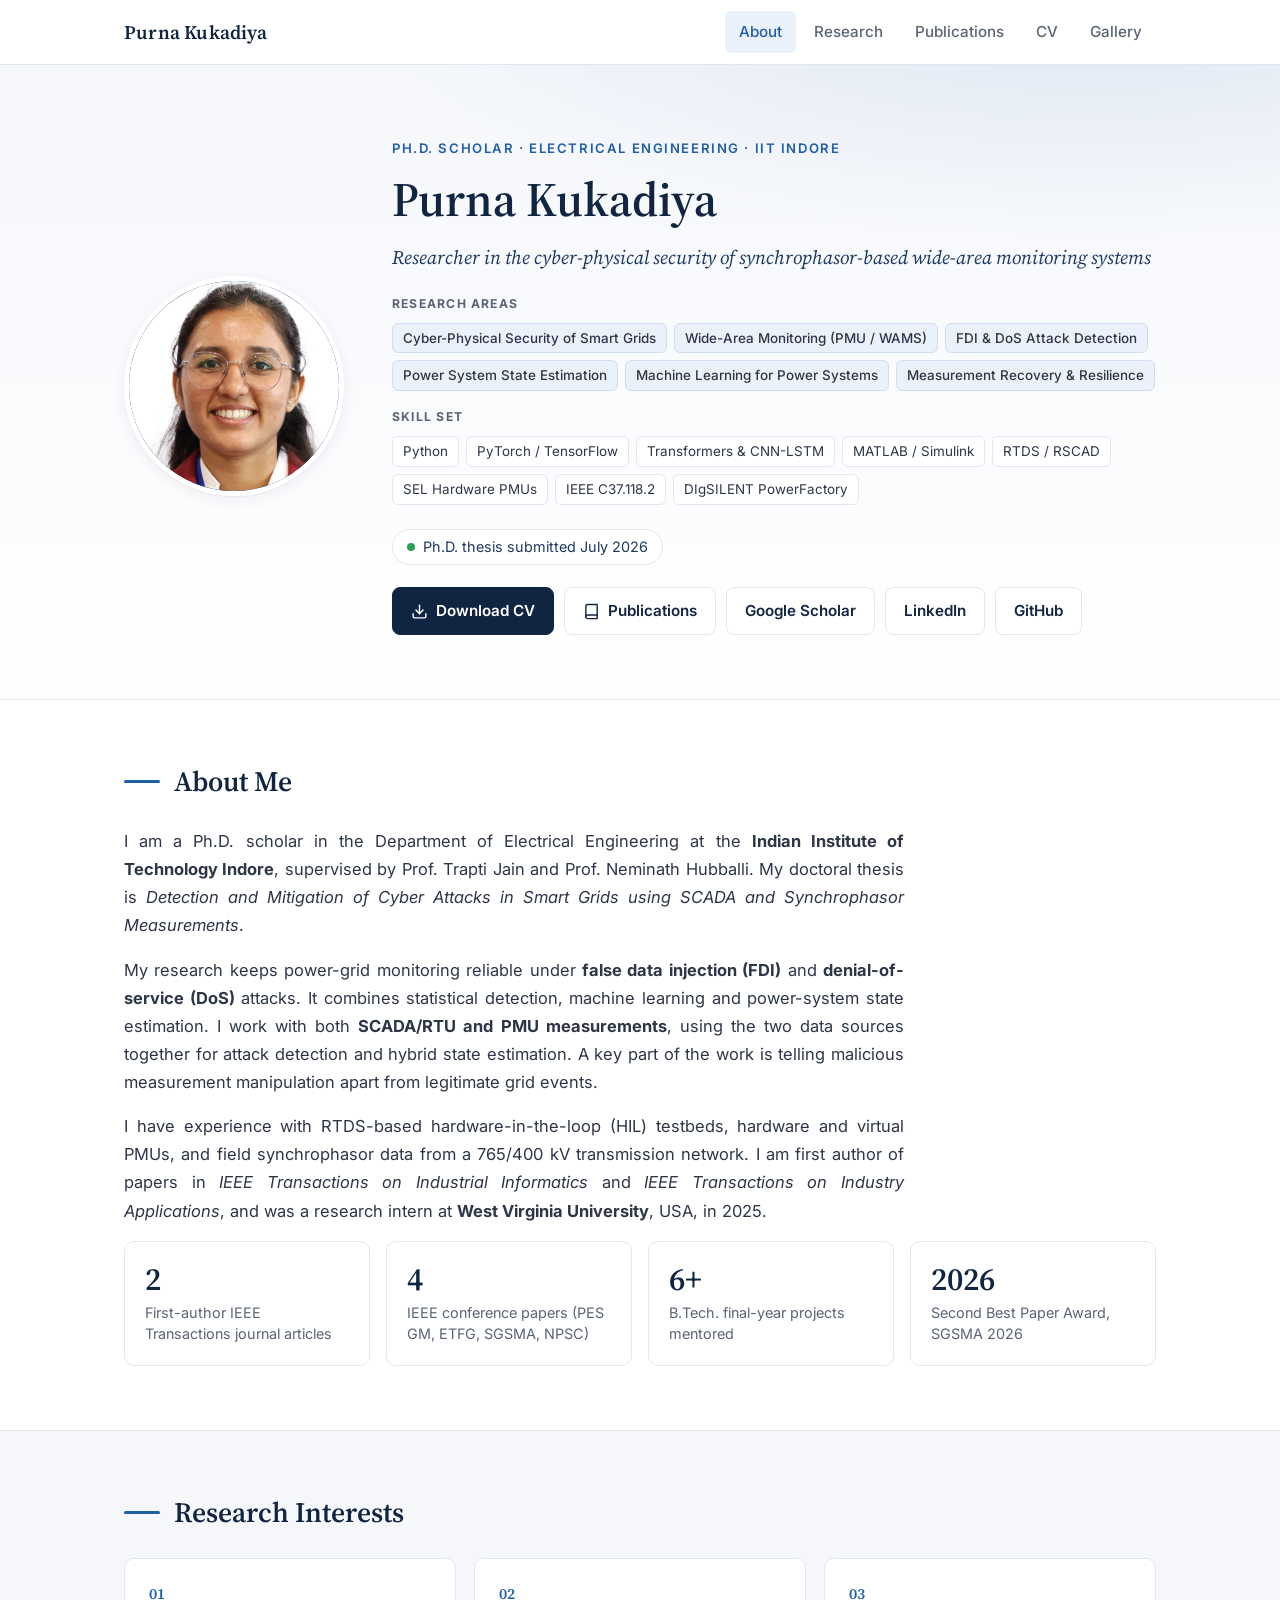
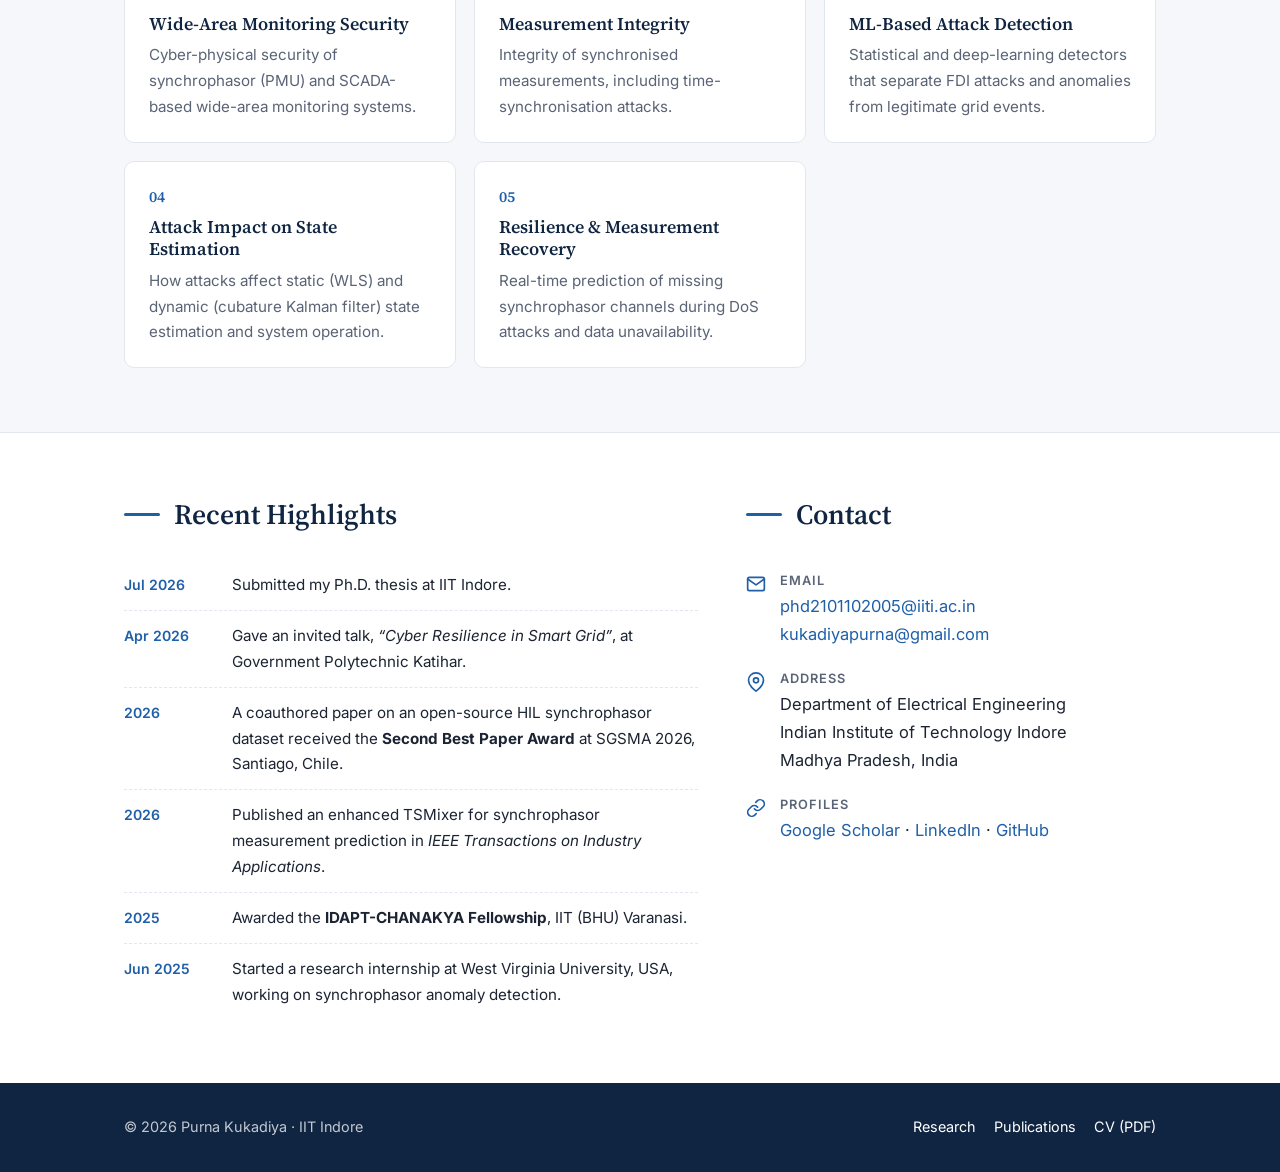
<file: index.html>
<!DOCTYPE html>
<html lang="en">
<head>
  <meta charset="UTF-8">
  <meta name="viewport" content="width=device-width, initial-scale=1.0">
  <title>Purna Kukadiya | Cyber-Physical Security of Wide-Area Monitoring</title>
  <meta name="description" content="Purna Kukadiya, Ph.D. scholar in Electrical Engineering at IIT Indore, researching cyber-physical security of synchrophasor-based wide-area monitoring, FDI/DoS attack detection, and state estimation.">
  <meta name="author" content="Purna Kukadiya">
  <link rel="preconnect" href="https://fonts.googleapis.com">
  <link rel="preconnect" href="https://fonts.gstatic.com" crossorigin>
  <link href="https://fonts.googleapis.com/css2?family=Inter:wght@400;500;600;700&family=Source+Serif+4:wght@400;600&display=swap" rel="stylesheet">
  <link rel="stylesheet" href="style.css">
</head>
<body>

<header class="site-header">
  <div class="container nav-bar">
    <a class="brand" href="index.html">Purna Kukadiya</a>
    <button class="nav-toggle" aria-label="Open menu" aria-expanded="false">&#9776;</button>
    <ul class="nav-links">
      <li><a href="index.html" class="active">About</a></li>
      <li><a href="research.html">Research</a></li>
      <li><a href="publications.html">Publications</a></li>
      <li><a href="cv.html">CV</a></li>
      <li><a href="gallery.html">Gallery</a></li>
    </ul>
  </div>
</header>

<main>

  <!-- ===== Hero ===== -->
  <section class="hero">
    <div class="container hero-grid">
      <div class="avatar">
        PK
        <!-- Add your photo as profile.jpg; it will appear here automatically -->
        <img src="profile.jpg" alt="Portrait of Purna Kukadiya" onerror="this.remove()">
      </div>
      <div>
        <div class="eyebrow">Ph.D. Scholar &middot; Electrical Engineering &middot; IIT Indore</div>
        <h1>Purna Kukadiya</h1>
        <p class="tagline">Researcher in the cyber-physical security of synchrophasor-based wide-area monitoring systems</p>

        <div class="hero-block">
          <div class="hero-label">Research Areas</div>
          <div class="chips">
            <span class="chip chip-accent">Cyber-Physical Security of Smart Grids</span>
            <span class="chip chip-accent">Wide-Area Monitoring (PMU / WAMS)</span>
            <span class="chip chip-accent">FDI &amp; DoS Attack Detection</span>
            <span class="chip chip-accent">Power System State Estimation</span>
            <span class="chip chip-accent">Machine Learning for Power Systems</span>
            <span class="chip chip-accent">Measurement Recovery &amp; Resilience</span>
          </div>
        </div>

        <div class="hero-block">
          <div class="hero-label">Skill Set</div>
          <div class="chips">
            <span class="chip">Python</span>
            <span class="chip">PyTorch / TensorFlow</span>
            <span class="chip">Transformers &amp; CNN-LSTM</span>
            <span class="chip">MATLAB / Simulink</span>
            <span class="chip">RTDS / RSCAD</span>
            <span class="chip">SEL Hardware PMUs</span>
            <span class="chip">IEEE C37.118.2</span>
            <span class="chip">DIgSILENT PowerFactory</span>
          </div>
        </div>
        <div class="status">Ph.D. thesis submitted July 2026</div>
        <div class="btn-row">
          <a class="btn btn-primary" href="Purna_Kukadiya_CV.pdf" target="_blank" rel="noopener">
            <svg viewBox="0 0 24 24" fill="none" stroke="currentColor" stroke-width="2" stroke-linecap="round" stroke-linejoin="round"><path d="M21 15v4a2 2 0 0 1-2 2H5a2 2 0 0 1-2-2v-4"/><polyline points="7 10 12 15 17 10"/><line x1="12" y1="15" x2="12" y2="3"/></svg>
            Download CV
          </a>
          <a class="btn" href="publications.html">
            <svg viewBox="0 0 24 24" fill="none" stroke="currentColor" stroke-width="2" stroke-linecap="round" stroke-linejoin="round"><path d="M4 19.5A2.5 2.5 0 0 1 6.5 17H20"/><path d="M6.5 2H20v20H6.5A2.5 2.5 0 0 1 4 19.5v-15A2.5 2.5 0 0 1 6.5 2z"/></svg>
            Publications
          </a>
          <a class="btn" href="https://scholar.google.com/citations?user=aNaVMEUAAAAJ" target="_blank" rel="noopener">Google Scholar</a>
          <a class="btn" href="https://www.linkedin.com/in/kukadiya-purna/" target="_blank" rel="noopener">LinkedIn</a>
          <a class="btn" href="https://github.com/Purna-Kukadiya" target="_blank" rel="noopener">GitHub</a>
        </div>
      </div>
    </div>
  </section>

  <!-- ===== About ===== -->
  <section class="section">
    <div class="container">
      <h2 class="section-title">About Me</h2>
      <div class="prose">
        <p>
          I am a Ph.D. scholar in the Department of Electrical Engineering at the
          <strong>Indian Institute of Technology Indore</strong>, supervised by Prof. Trapti Jain and
          Prof. Neminath Hubballi. My doctoral thesis is <em>Detection and Mitigation of Cyber Attacks in Smart
          Grids using SCADA and Synchrophasor Measurements</em>.
        </p>
        <p>
          My research keeps power-grid monitoring reliable under <strong>false data injection (FDI)</strong> and
          <strong>denial-of-service (DoS)</strong> attacks. It combines statistical detection, machine learning
          and power-system state estimation. I work with both <strong>SCADA/RTU and PMU measurements</strong>,
          using the two data sources together for attack detection and hybrid state estimation. A key part of the
          work is telling malicious measurement manipulation apart from legitimate grid events.
        </p>
        <p>
          I have experience with RTDS-based hardware-in-the-loop (HIL) testbeds, hardware and virtual PMUs, and
          field synchrophasor data from a 765/400&nbsp;kV transmission network. I am first author of papers in
          <em>IEEE Transactions on Industrial Informatics</em> and <em>IEEE Transactions on Industry
          Applications</em>, and was a research intern at <strong>West Virginia University</strong>, USA, in 2025.
        </p>
      </div>

      <div class="stats">
        <div class="stat"><div class="stat-num">2</div><div class="stat-label">First-author IEEE Transactions journal articles</div></div>
        <div class="stat"><div class="stat-num">4</div><div class="stat-label">IEEE conference papers (PES GM, ETFG, SGSMA, NPSC)</div></div>
        <div class="stat"><div class="stat-num">6+</div><div class="stat-label">B.Tech. final-year projects mentored</div></div>
        <div class="stat"><div class="stat-num">2026</div><div class="stat-label">Second Best Paper Award, SGSMA 2026</div></div>
      </div>
    </div>
  </section>

  <!-- ===== Research interests ===== -->
  <section class="section section-alt">
    <div class="container">
      <h2 class="section-title">Research Interests</h2>
      <div class="card-grid">
        <div class="card">
          <div class="card-num">01</div>
          <h3>Wide-Area Monitoring Security</h3>
          <p>Cyber-physical security of synchrophasor (PMU) and SCADA-based wide-area monitoring systems.</p>
        </div>
        <div class="card">
          <div class="card-num">02</div>
          <h3>Measurement Integrity</h3>
          <p>Integrity of synchronised measurements, including time-synchronisation attacks.</p>
        </div>
        <div class="card">
          <div class="card-num">03</div>
          <h3>ML-Based Attack Detection</h3>
          <p>Statistical and deep-learning detectors that separate FDI attacks and anomalies from legitimate grid events.</p>
        </div>
        <div class="card">
          <div class="card-num">04</div>
          <h3>Attack Impact on State Estimation</h3>
          <p>How attacks affect static (WLS) and dynamic (cubature Kalman filter) state estimation and system operation.</p>
        </div>
        <div class="card">
          <div class="card-num">05</div>
          <h3>Resilience &amp; Measurement Recovery</h3>
          <p>Real-time prediction of missing synchrophasor channels during DoS attacks and data unavailability.</p>
        </div>
      </div>
    </div>
  </section>

  <!-- ===== News + Contact ===== -->
  <section class="section">
    <div class="container split">
      <div>
        <h2 class="section-title">Recent Highlights</h2>
        <ul class="news">
          <li><span class="date">Jul 2026</span><span>Submitted my Ph.D. thesis at IIT Indore.</span></li>
          <li><span class="date">Apr 2026</span><span>Gave an invited talk, <em>&ldquo;Cyber Resilience in Smart Grid&rdquo;</em>, at Government Polytechnic Katihar.</span></li>
          <li><span class="date">2026</span><span>A coauthored paper on an open-source HIL synchrophasor dataset received the <strong>Second Best Paper Award</strong> at SGSMA 2026, Santiago, Chile.</span></li>
          <li><span class="date">2026</span><span>Published an enhanced TSMixer for synchrophasor measurement prediction in <em>IEEE Transactions on Industry Applications</em>.</span></li>
          <li><span class="date">2025</span><span>Awarded the <strong>IDAPT-CHANAKYA Fellowship</strong>, IIT (BHU) Varanasi.</span></li>
          <li><span class="date">Jun 2025</span><span>Started a research internship at West Virginia University, USA, working on synchrophasor anomaly detection.</span></li>
        </ul>
      </div>
      <div>
        <h2 class="section-title">Contact</h2>
        <ul class="contact-list">
          <li>
            <svg viewBox="0 0 24 24" fill="none" stroke="currentColor" stroke-width="2" stroke-linecap="round" stroke-linejoin="round"><path d="M4 4h16c1.1 0 2 .9 2 2v12c0 1.1-.9 2-2 2H4c-1.1 0-2-.9-2-2V6c0-1.1.9-2 2-2z"/><polyline points="22,6 12,13 2,6"/></svg>
            <div>
              <div class="label">Email</div>
              <a href="mailto:phd2101102005@iiti.ac.in">phd2101102005@iiti.ac.in</a><br>
              <a href="mailto:kukadiyapurna@gmail.com">kukadiyapurna@gmail.com</a>
            </div>
          </li>
          <li>
            <svg viewBox="0 0 24 24" fill="none" stroke="currentColor" stroke-width="2" stroke-linecap="round" stroke-linejoin="round"><path d="M21 10c0 7-9 13-9 13s-9-6-9-13a9 9 0 0 1 18 0z"/><circle cx="12" cy="10" r="3"/></svg>
            <div>
              <div class="label">Address</div>
              Department of Electrical Engineering<br>
              Indian Institute of Technology Indore<br>
              Madhya Pradesh, India
            </div>
          </li>
          <li>
            <svg viewBox="0 0 24 24" fill="none" stroke="currentColor" stroke-width="2" stroke-linecap="round" stroke-linejoin="round"><path d="M10 13a5 5 0 0 0 7.54.54l3-3a5 5 0 0 0-7.07-7.07l-1.72 1.71"/><path d="M14 11a5 5 0 0 0-7.54-.54l-3 3a5 5 0 0 0 7.07 7.07l1.71-1.71"/></svg>
            <div>
              <div class="label">Profiles</div>
              <a href="https://scholar.google.com/citations?user=aNaVMEUAAAAJ" target="_blank" rel="noopener">Google Scholar</a> &middot;
              <a href="https://www.linkedin.com/in/kukadiya-purna/" target="_blank" rel="noopener">LinkedIn</a> &middot;
              <a href="https://github.com/Purna-Kukadiya" target="_blank" rel="noopener">GitHub</a>
            </div>
          </li>
        </ul>
      </div>
    </div>
  </section>

</main>

<footer class="site-footer">
  <div class="container footer-row">
    <span>&copy; <span id="year">2026</span> Purna Kukadiya &middot; IIT Indore</span>
    <div class="footer-links">
      <a href="research.html">Research</a>
      <a href="publications.html">Publications</a>
      <a href="Purna_Kukadiya_CV.pdf" target="_blank" rel="noopener">CV (PDF)</a>
    </div>
  </div>
</footer>

<script src="main.js"></script>
</body>
</html>
</file>
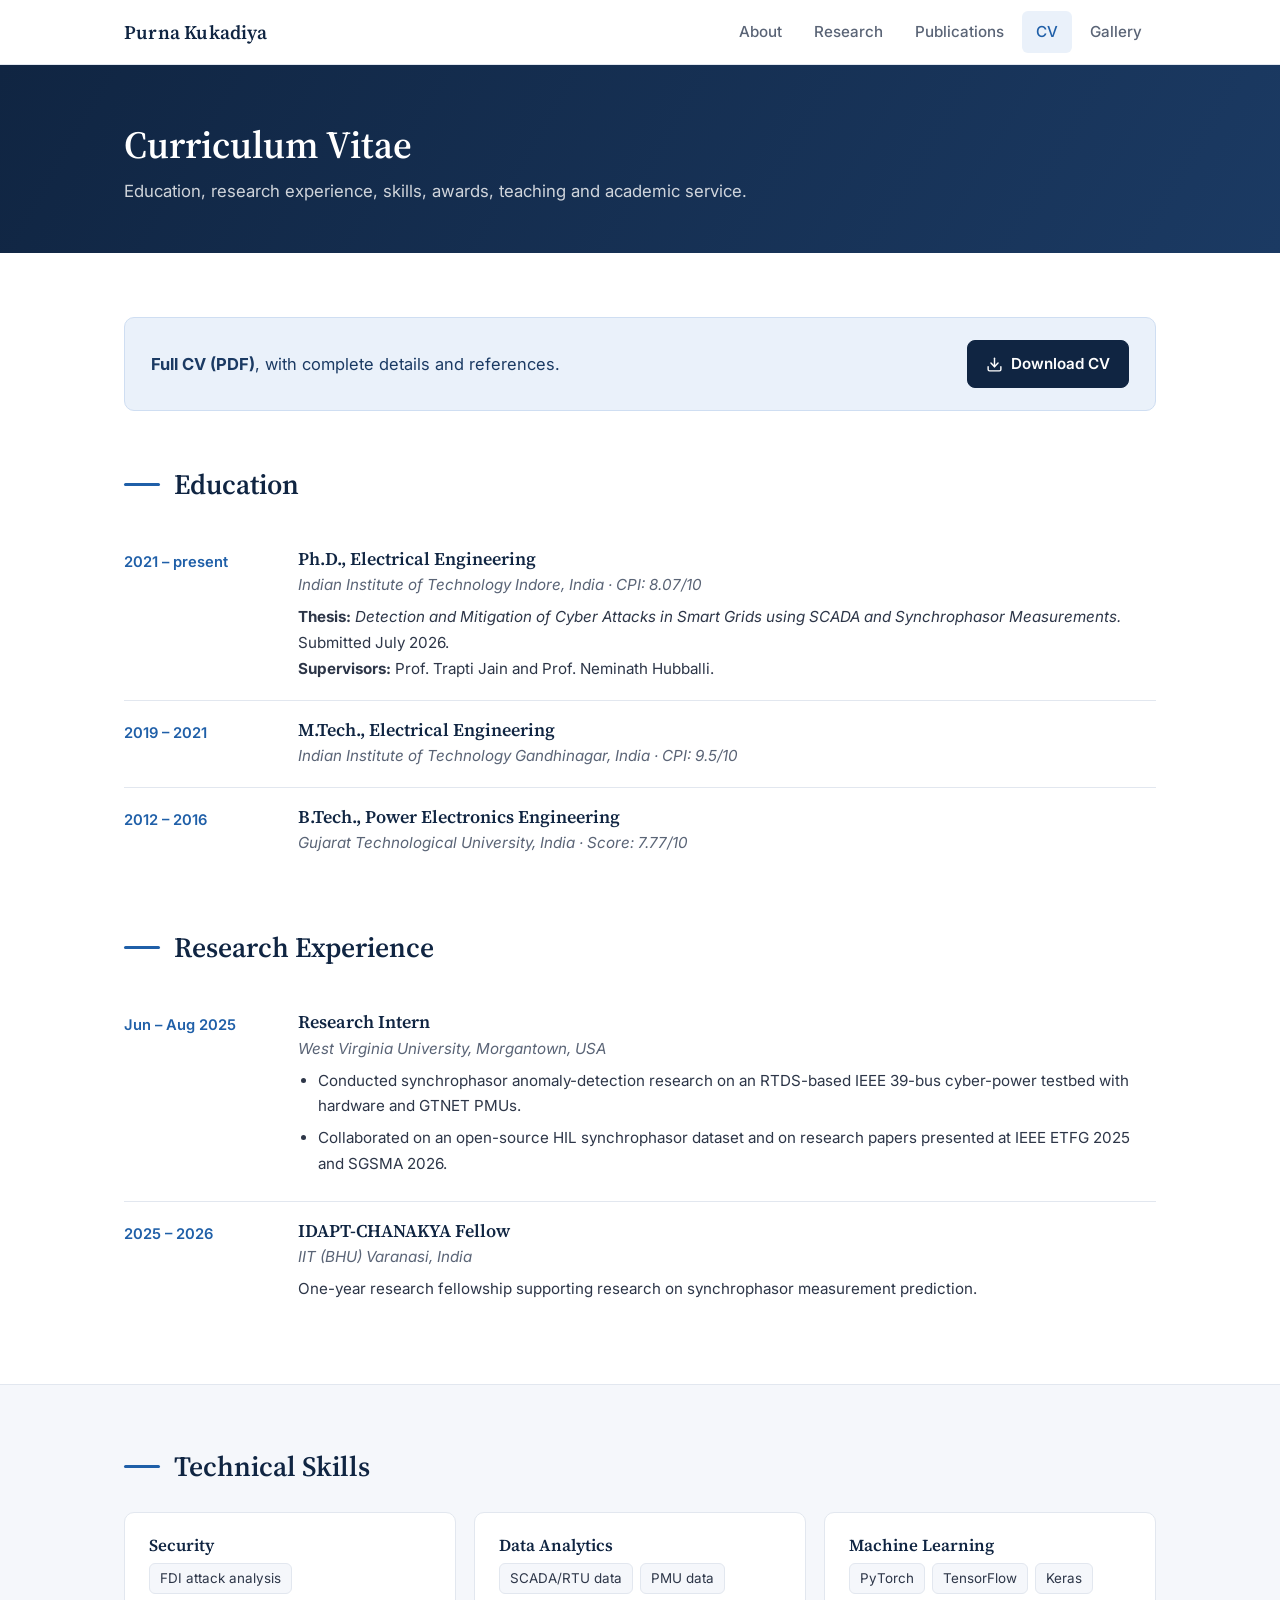
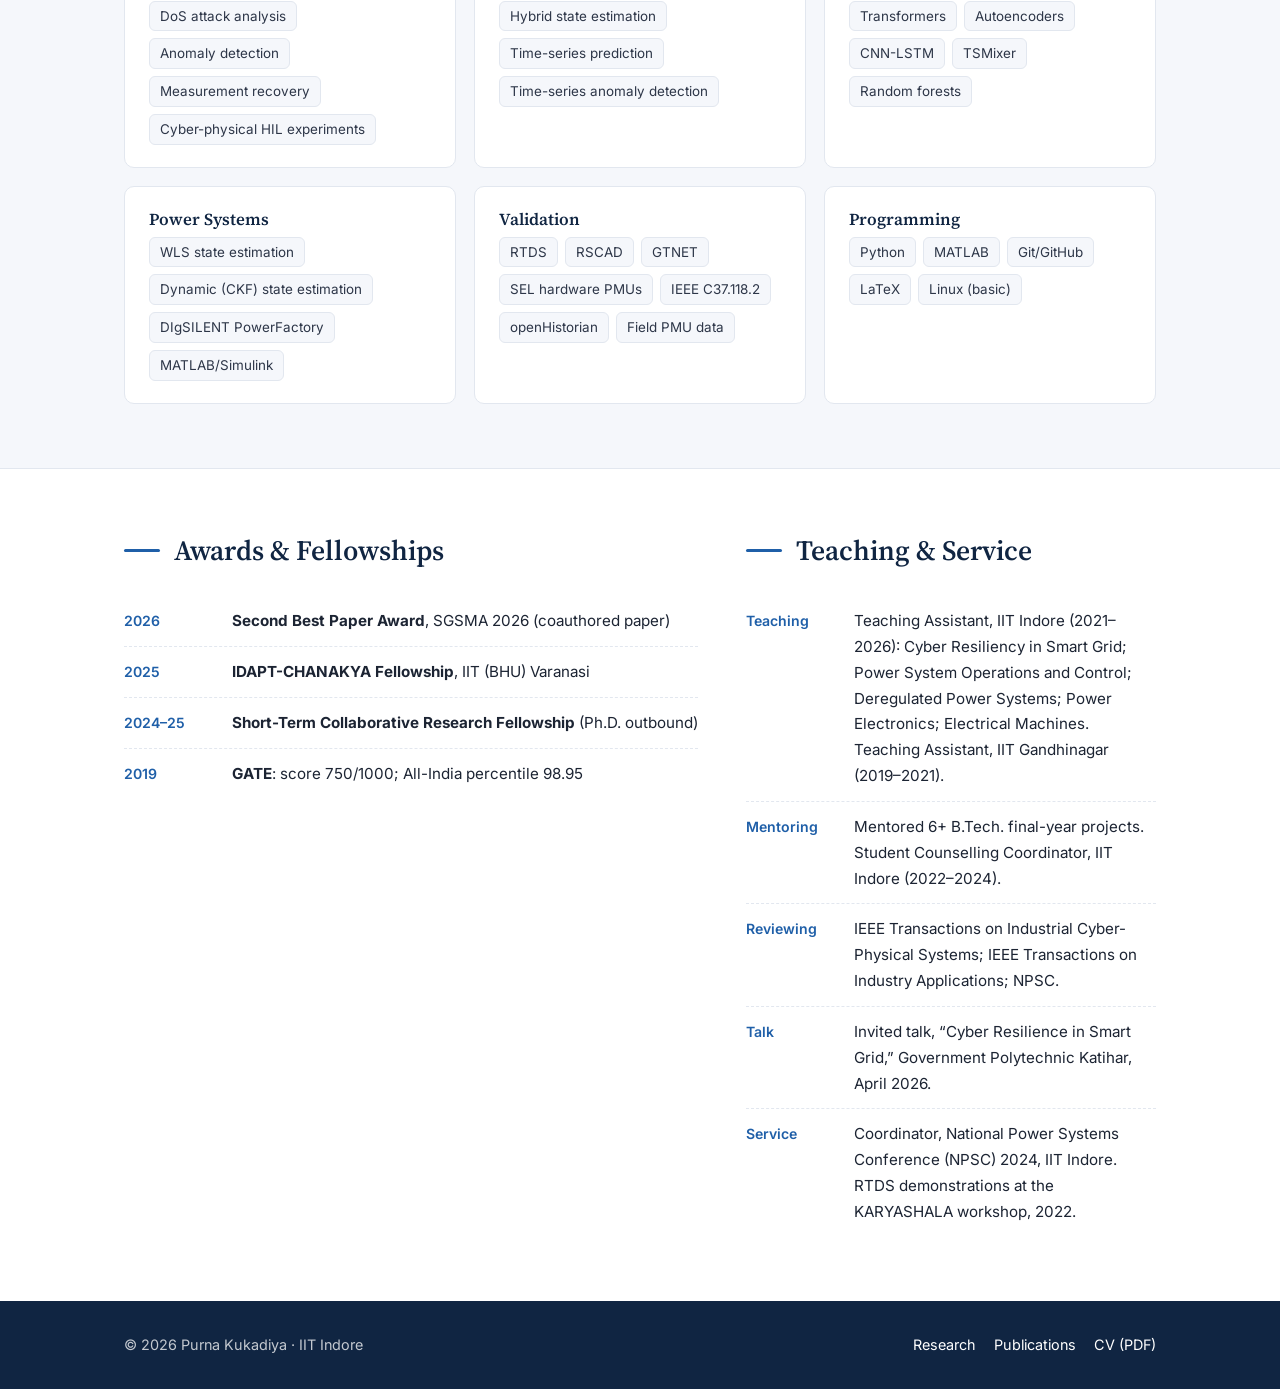
<file: cv.html>
<!DOCTYPE html>
<html lang="en">
<head>
  <meta charset="UTF-8">
  <meta name="viewport" content="width=device-width, initial-scale=1.0">
  <title>CV | Purna Kukadiya</title>
  <meta name="description" content="Curriculum vitae of Purna Kukadiya: education, research experience, skills, awards, teaching and service.">
  <link rel="preconnect" href="https://fonts.googleapis.com">
  <link rel="preconnect" href="https://fonts.gstatic.com" crossorigin>
  <link href="https://fonts.googleapis.com/css2?family=Inter:wght@400;500;600;700&family=Source+Serif+4:wght@400;600&display=swap" rel="stylesheet">
  <link rel="stylesheet" href="style.css">
</head>
<body>

<header class="site-header">
  <div class="container nav-bar">
    <a class="brand" href="index.html">Purna Kukadiya</a>
    <button class="nav-toggle" aria-label="Open menu" aria-expanded="false">&#9776;</button>
    <ul class="nav-links">
      <li><a href="index.html">About</a></li>
      <li><a href="research.html">Research</a></li>
      <li><a href="publications.html">Publications</a></li>
      <li><a href="cv.html" class="active">CV</a></li>
      <li><a href="gallery.html">Gallery</a></li>
    </ul>
  </div>
</header>

<main>

  <section class="page-header">
    <div class="container">
      <h1>Curriculum Vitae</h1>
      <p>Education, research experience, skills, awards, teaching and academic service.</p>
    </div>
  </section>

  <section class="section">
    <div class="container">
      <div class="cta-box">
        <p><strong>Full CV (PDF)</strong>, with complete details and references.</p>
        <a class="btn btn-primary" href="Purna_Kukadiya_CV.pdf" target="_blank" rel="noopener">
          <svg viewBox="0 0 24 24" fill="none" stroke="currentColor" stroke-width="2" stroke-linecap="round" stroke-linejoin="round"><path d="M21 15v4a2 2 0 0 1-2 2H5a2 2 0 0 1-2-2v-4"/><polyline points="7 10 12 15 17 10"/><line x1="12" y1="15" x2="12" y2="3"/></svg>
          Download CV
        </a>
      </div>

      <!-- Education -->
      <h2 class="section-title" style="margin-top:56px">Education</h2>
      <ul class="timeline">
        <li>
          <div class="when">2021 &ndash; present</div>
          <div>
            <h3>Ph.D., Electrical Engineering</h3>
            <div class="where">Indian Institute of Technology Indore, India &middot; CPI: 8.07/10</div>
            <p><strong>Thesis:</strong> <em>Detection and Mitigation of Cyber Attacks in Smart Grids using SCADA and
              Synchrophasor Measurements.</em> Submitted July 2026.<br>
              <strong>Supervisors:</strong> Prof. Trapti Jain and Prof. Neminath Hubballi.</p>
          </div>
        </li>
        <li>
          <div class="when">2019 &ndash; 2021</div>
          <div>
            <h3>M.Tech., Electrical Engineering</h3>
            <div class="where">Indian Institute of Technology Gandhinagar, India &middot; CPI: 9.5/10</div>
          </div>
        </li>
        <li>
          <div class="when">2012 &ndash; 2016</div>
          <div>
            <h3>B.Tech., Power Electronics Engineering</h3>
            <div class="where">Gujarat Technological University, India &middot; Score: 7.77/10</div>
          </div>
        </li>
      </ul>

      <!-- Experience -->
      <h2 class="section-title" style="margin-top:56px">Research Experience</h2>
      <ul class="timeline">
        <li>
          <div class="when">Jun &ndash; Aug 2025</div>
          <div>
            <h3>Research Intern</h3>
            <div class="where">West Virginia University, Morgantown, USA</div>
            <ul>
              <li>Conducted synchrophasor anomaly-detection research on an RTDS-based IEEE 39-bus cyber-power testbed with hardware and GTNET PMUs.</li>
              <li>Collaborated on an open-source HIL synchrophasor dataset and on research papers presented at IEEE ETFG 2025 and SGSMA 2026.</li>
            </ul>
          </div>
        </li>
        <li>
          <div class="when">2025 &ndash; 2026</div>
          <div>
            <h3>IDAPT-CHANAKYA Fellow</h3>
            <div class="where">IIT (BHU) Varanasi, India</div>
            <p>One-year research fellowship supporting research on synchrophasor measurement prediction.</p>
          </div>
        </li>
      </ul>
    </div>
  </section>

  <!-- Skills -->
  <section class="section section-alt">
    <div class="container">
      <h2 class="section-title">Technical Skills</h2>
      <div class="skill-grid">
        <div class="card skill-card">
          <h3>Security</h3>
          <div class="chips"><span class="chip">FDI attack analysis</span><span class="chip">DoS attack analysis</span><span class="chip">Anomaly detection</span><span class="chip">Measurement recovery</span><span class="chip">Cyber-physical HIL experiments</span></div>
        </div>
        <div class="card skill-card">
          <h3>Data Analytics</h3>
          <div class="chips"><span class="chip">SCADA/RTU data</span><span class="chip">PMU data</span><span class="chip">Hybrid state estimation</span><span class="chip">Time-series prediction</span><span class="chip">Time-series anomaly detection</span></div>
        </div>
        <div class="card skill-card">
          <h3>Machine Learning</h3>
          <div class="chips"><span class="chip">PyTorch</span><span class="chip">TensorFlow</span><span class="chip">Keras</span><span class="chip">Transformers</span><span class="chip">Autoencoders</span><span class="chip">CNN-LSTM</span><span class="chip">TSMixer</span><span class="chip">Random forests</span></div>
        </div>
        <div class="card skill-card">
          <h3>Power Systems</h3>
          <div class="chips"><span class="chip">WLS state estimation</span><span class="chip">Dynamic (CKF) state estimation</span><span class="chip">DIgSILENT PowerFactory</span><span class="chip">MATLAB/Simulink</span></div>
        </div>
        <div class="card skill-card">
          <h3>Validation</h3>
          <div class="chips"><span class="chip">RTDS</span><span class="chip">RSCAD</span><span class="chip">GTNET</span><span class="chip">SEL hardware PMUs</span><span class="chip">IEEE C37.118.2</span><span class="chip">openHistorian</span><span class="chip">Field PMU data</span></div>
        </div>
        <div class="card skill-card">
          <h3>Programming</h3>
          <div class="chips"><span class="chip">Python</span><span class="chip">MATLAB</span><span class="chip">Git/GitHub</span><span class="chip">LaTeX</span><span class="chip">Linux (basic)</span></div>
        </div>
      </div>
    </div>
  </section>

  <section class="section">
    <div class="container split">
      <!-- Awards -->
      <div>
        <h2 class="section-title">Awards &amp; Fellowships</h2>
        <ul class="news">
          <li><span class="date">2026</span><span><strong>Second Best Paper Award</strong>, SGSMA 2026 (coauthored paper)</span></li>
          <li><span class="date">2025</span><span><strong>IDAPT-CHANAKYA Fellowship</strong>, IIT (BHU) Varanasi</span></li>
          <li><span class="date">2024&ndash;25</span><span><strong>Short-Term Collaborative Research Fellowship</strong> (Ph.D. outbound)</span></li>
          <li><span class="date">2019</span><span><strong>GATE</strong>: score 750/1000; All-India percentile 98.95</span></li>
        </ul>
      </div>

      <!-- Teaching & Service -->
      <div>
        <h2 class="section-title">Teaching &amp; Service</h2>
        <ul class="news">
          <li><span class="date">Teaching</span><span>Teaching Assistant, IIT Indore (2021&ndash;2026): Cyber Resiliency in Smart Grid; Power System Operations and Control; Deregulated Power Systems; Power Electronics; Electrical Machines. Teaching Assistant, IIT Gandhinagar (2019&ndash;2021).</span></li>
          <li><span class="date">Mentoring</span><span>Mentored 6+ B.Tech. final-year projects. Student Counselling Coordinator, IIT Indore (2022&ndash;2024).</span></li>
          <li><span class="date">Reviewing</span><span>IEEE Transactions on Industrial Cyber-Physical Systems; IEEE Transactions on Industry Applications; NPSC.</span></li>
          <li><span class="date">Talk</span><span>Invited talk, &ldquo;Cyber Resilience in Smart Grid,&rdquo; Government Polytechnic Katihar, April 2026.</span></li>
          <li><span class="date">Service</span><span>Coordinator, National Power Systems Conference (NPSC) 2024, IIT Indore. RTDS demonstrations at the KARYASHALA workshop, 2022.</span></li>
        </ul>
      </div>
    </div>
  </section>

</main>

<footer class="site-footer">
  <div class="container footer-row">
    <span>&copy; <span id="year">2026</span> Purna Kukadiya &middot; IIT Indore</span>
    <div class="footer-links">
      <a href="research.html">Research</a>
      <a href="publications.html">Publications</a>
      <a href="Purna_Kukadiya_CV.pdf" target="_blank" rel="noopener">CV (PDF)</a>
    </div>
  </div>
</footer>

<script src="main.js"></script>
</body>
</html>
</file>
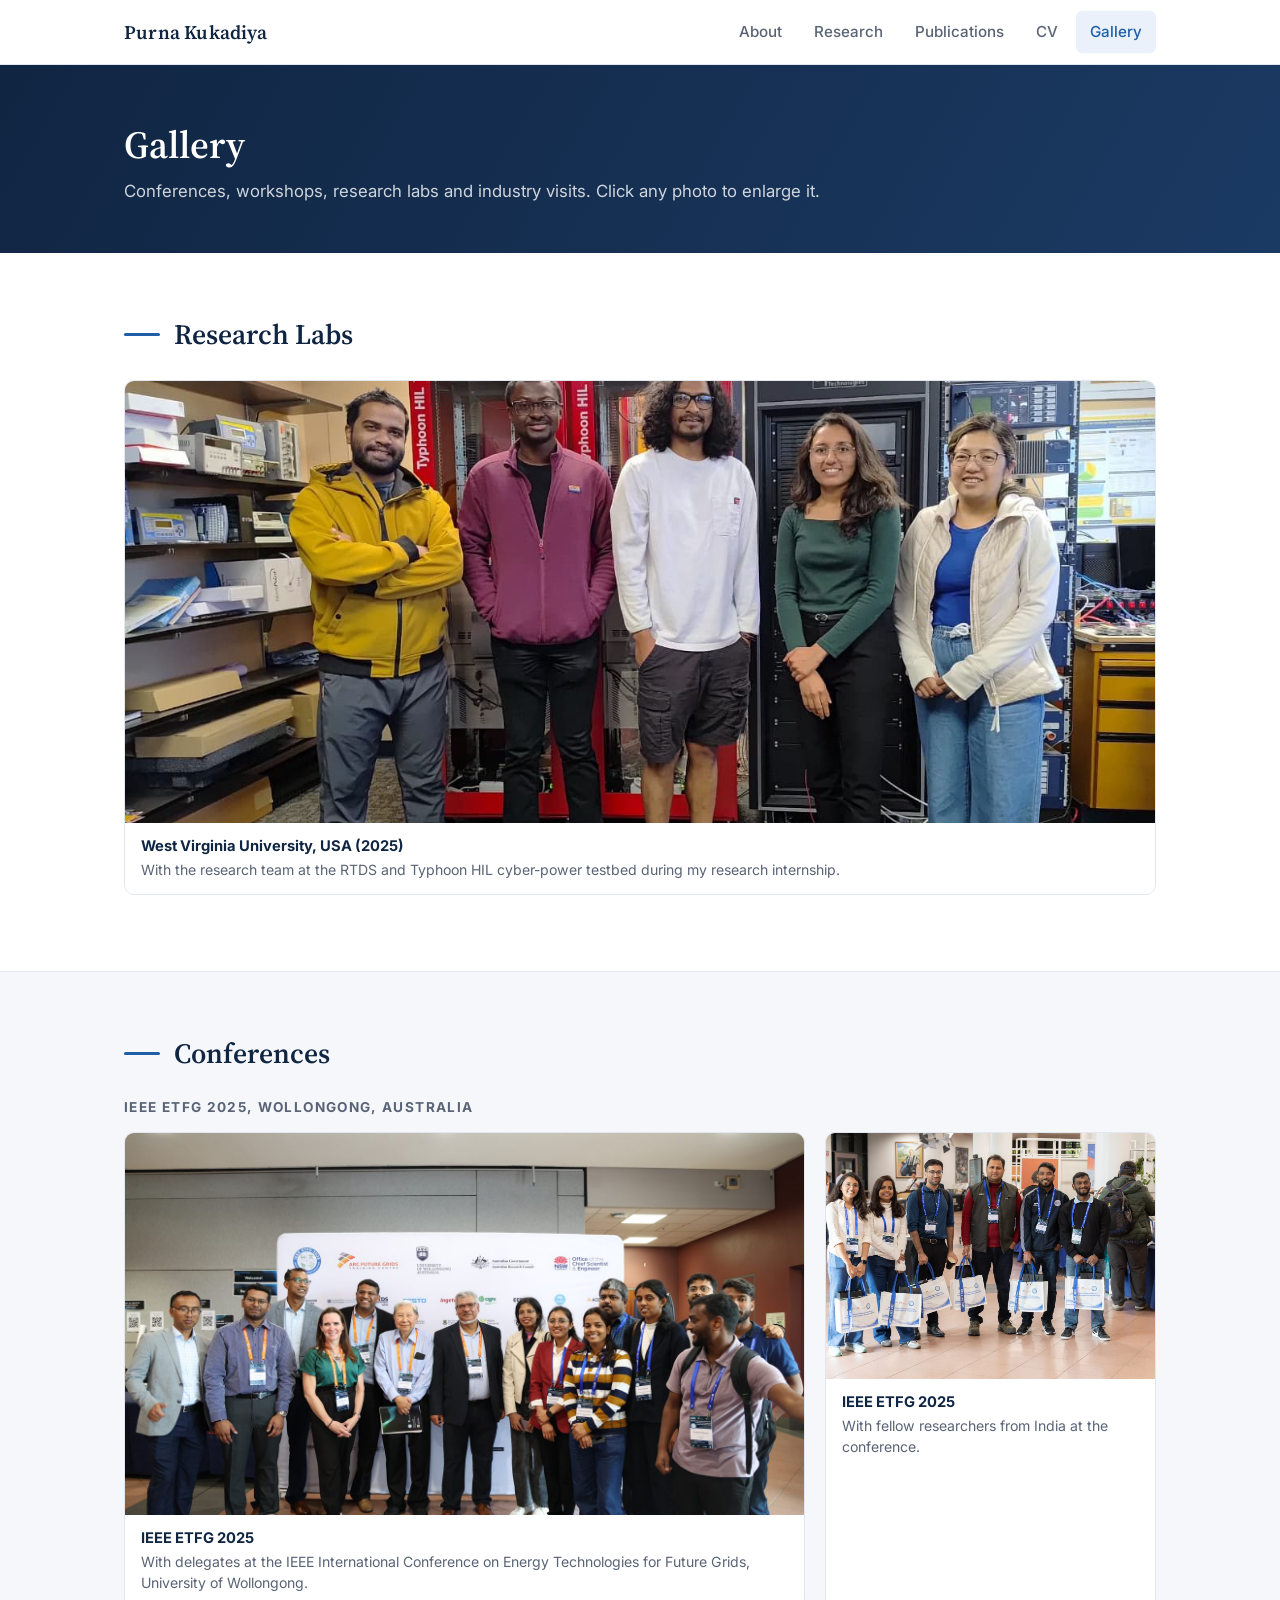
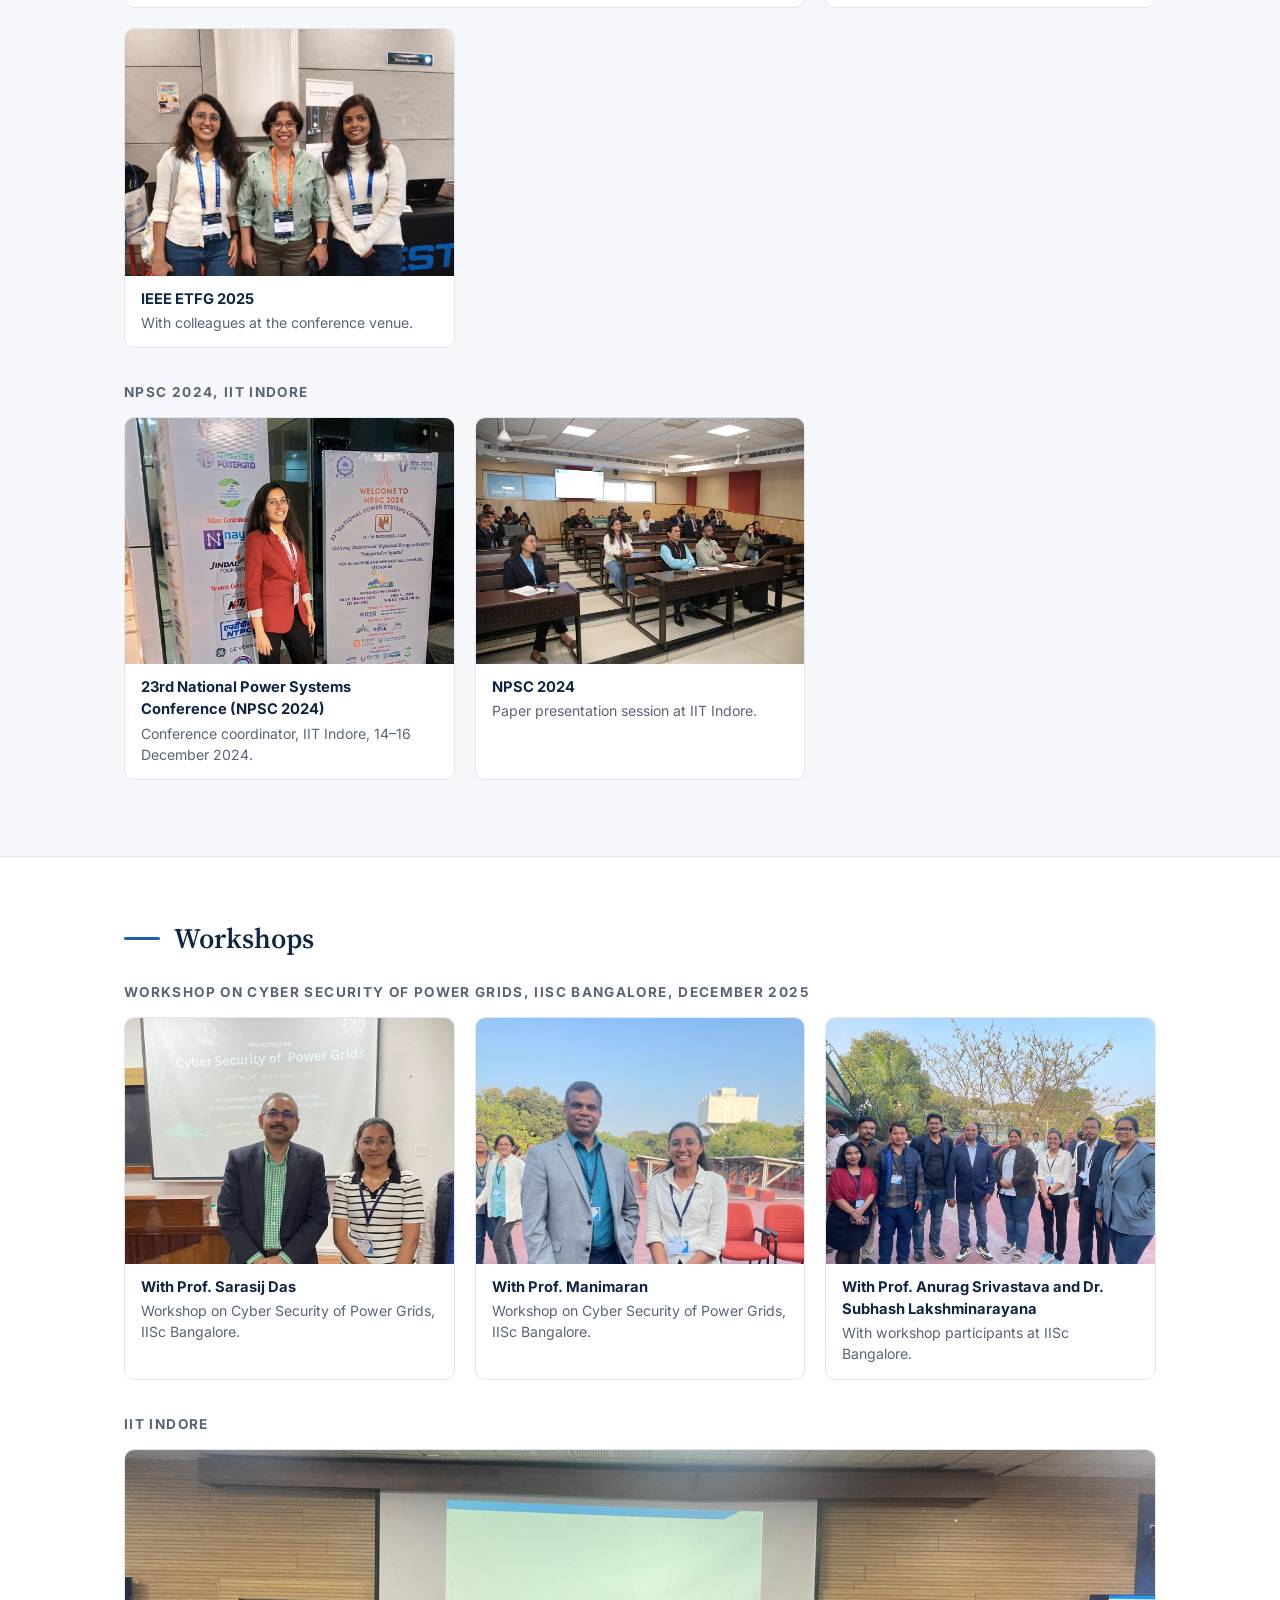
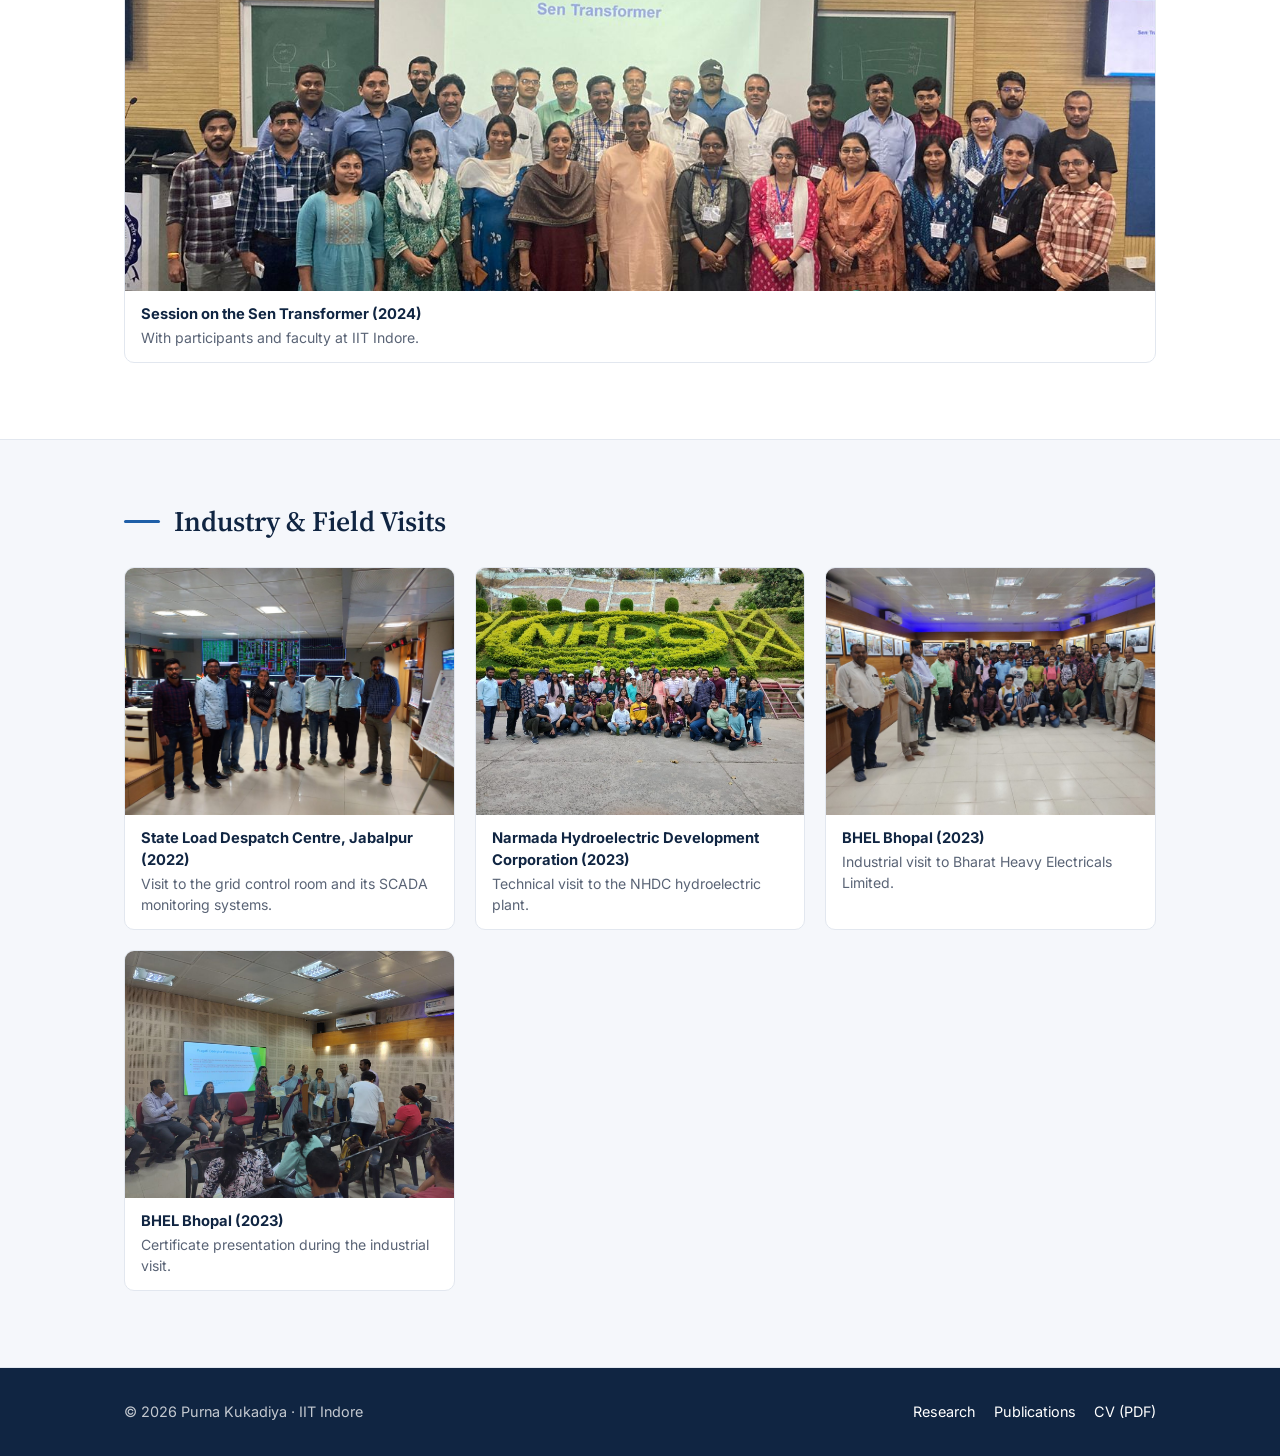
<file: gallery.html>
<!DOCTYPE html>
<html lang="en">
<head>
  <meta charset="UTF-8">
  <meta name="viewport" content="width=device-width, initial-scale=1.0">
  <title>Gallery | Purna Kukadiya</title>
  <meta name="description" content="Conferences, workshops, research labs and industry visits: photos from the academic journey of Purna Kukadiya.">
  <link rel="preconnect" href="https://fonts.googleapis.com">
  <link rel="preconnect" href="https://fonts.gstatic.com" crossorigin>
  <link href="https://fonts.googleapis.com/css2?family=Inter:wght@400;500;600;700&family=Source+Serif+4:wght@400;600&display=swap" rel="stylesheet">
  <link rel="stylesheet" href="style.css">
</head>
<body>

<header class="site-header">
  <div class="container nav-bar">
    <a class="brand" href="index.html">Purna Kukadiya</a>
    <button class="nav-toggle" aria-label="Open menu" aria-expanded="false">&#9776;</button>
    <ul class="nav-links">
      <li><a href="index.html">About</a></li>
      <li><a href="research.html">Research</a></li>
      <li><a href="publications.html">Publications</a></li>
      <li><a href="cv.html">CV</a></li>
      <li><a href="gallery.html" class="active">Gallery</a></li>
    </ul>
  </div>
</header>

<main>

  <section class="page-header">
    <div class="container">
      <h1>Gallery</h1>
      <p>Conferences, workshops, research labs and industry visits. Click any photo to enlarge it.</p>
    </div>
  </section>

  <!-- Research labs -->
  <section class="section">
    <div class="container">
      <h2 class="section-title">Research Labs</h2>
      <div class="gallery">
        <figure class="g-item g-full">
          <a href="wvu-hil-setup.jpg"><img src="wvu-hil-setup.jpg" alt="Research team in front of RTDS and Typhoon HIL testbeds at West Virginia University" loading="lazy"></a>
          <figcaption><strong>West Virginia University, USA (2025)</strong>With the research team at the RTDS and Typhoon HIL cyber-power testbed during my research internship.</figcaption>
        </figure>
      </div>
    </div>
  </section>

  <!-- Conferences -->
  <section class="section section-alt">
    <div class="container">
      <h2 class="section-title">Conferences</h2>

      <h3 class="subhead">IEEE ETFG 2025, Wollongong, Australia</h3>
      <div class="gallery">
        <figure class="g-item g-wide">
          <a href="etfg-2025-group.jpg"><img src="etfg-2025-group.jpg" alt="Group photo of delegates at IEEE ETFG 2025" loading="lazy"></a>
          <figcaption><strong>IEEE ETFG 2025</strong>With delegates at the IEEE International Conference on Energy Technologies for Future Grids, University of Wollongong.</figcaption>
        </figure>
        <figure class="g-item">
          <a href="etfg-2025-delegates.jpg"><img src="etfg-2025-delegates.jpg" alt="Delegates at IEEE ETFG 2025" loading="lazy"></a>
          <figcaption><strong>IEEE ETFG 2025</strong>With fellow researchers from India at the conference.</figcaption>
        </figure>
        <figure class="g-item">
          <a href="etfg-2025-colleagues.jpg"><img class="pos-top" src="etfg-2025-colleagues.jpg" alt="With colleagues at IEEE ETFG 2025" loading="lazy"></a>
          <figcaption><strong>IEEE ETFG 2025</strong>With colleagues at the conference venue.</figcaption>
        </figure>
      </div>

      <h3 class="subhead">NPSC 2024, IIT Indore</h3>
      <div class="gallery">
        <figure class="g-item">
          <a href="npsc-2024.jpg"><img class="pos-top" src="npsc-2024.jpg" alt="Purna Kukadiya at the 23rd National Power Systems Conference, IIT Indore" loading="lazy"></a>
          <figcaption><strong>23rd National Power Systems Conference (NPSC 2024)</strong>Conference coordinator, IIT Indore, 14&ndash;16 December 2024.</figcaption>
        </figure>
        <figure class="g-item">
          <a href="npsc-2024-session.jpg"><img src="npsc-2024-session.jpg" alt="Technical session at NPSC 2024" loading="lazy"></a>
          <figcaption><strong>NPSC 2024</strong>Paper presentation session at IIT Indore.</figcaption>
        </figure>
      </div>
    </div>
  </section>

  <!-- Workshops -->
  <section class="section">
    <div class="container">
      <h2 class="section-title">Workshops</h2>

      <h3 class="subhead">Workshop on Cyber Security of Power Grids, IISc Bangalore, December 2025</h3>
      <div class="gallery">
        <figure class="g-item">
          <a href="iisc-workshop-sarasij-das.jpg"><img class="pos-top" src="iisc-workshop-sarasij-das.jpg" alt="With Prof. Sarasij Das at the IISc workshop" loading="lazy"></a>
          <figcaption><strong>With Prof. Sarasij Das</strong>Workshop on Cyber Security of Power Grids, IISc Bangalore.</figcaption>
        </figure>
        <figure class="g-item">
          <a href="iisc-workshop-manimaran.jpg"><img class="pos-top" src="iisc-workshop-manimaran.jpg" alt="With Prof. Manimaran at the IISc workshop" loading="lazy"></a>
          <figcaption><strong>With Prof. Manimaran</strong>Workshop on Cyber Security of Power Grids, IISc Bangalore.</figcaption>
        </figure>
        <figure class="g-item">
          <a href="iisc-workshop-group.jpg"><img src="iisc-workshop-group.jpg" alt="With Prof. Anurag Srivastava and Dr. Subhash Lakshminarayana at the IISc workshop" loading="lazy"></a>
          <figcaption><strong>With Prof. Anurag Srivastava and Dr. Subhash Lakshminarayana</strong>With workshop participants at IISc Bangalore.</figcaption>
        </figure>
      </div>

      <h3 class="subhead">IIT Indore</h3>
      <div class="gallery">
        <figure class="g-item g-full">
          <a href="sen-transformer-session.jpg"><img src="sen-transformer-session.jpg" alt="Group photo at the session on the Sen Transformer, IIT Indore" loading="lazy"></a>
          <figcaption><strong>Session on the Sen Transformer (2024)</strong>With participants and faculty at IIT Indore.</figcaption>
        </figure>
      </div>
    </div>
  </section>

  <!-- Industry visits -->
  <section class="section section-alt">
    <div class="container">
      <h2 class="section-title">Industry &amp; Field Visits</h2>
      <div class="gallery">
        <figure class="g-item">
          <a href="sldc-jabalpur.jpg"><img src="sldc-jabalpur.jpg" alt="Visit to the State Load Despatch Centre control room, Jabalpur" loading="lazy"></a>
          <figcaption><strong>State Load Despatch Centre, Jabalpur (2022)</strong>Visit to the grid control room and its SCADA monitoring systems.</figcaption>
        </figure>
        <figure class="g-item">
          <a href="nhdc-visit.jpg"><img src="nhdc-visit.jpg" alt="Group visit to Narmada Hydroelectric Development Corporation" loading="lazy"></a>
          <figcaption><strong>Narmada Hydroelectric Development Corporation (2023)</strong>Technical visit to the NHDC hydroelectric plant.</figcaption>
        </figure>
        <figure class="g-item">
          <a href="bhel-bhopal-group.jpg"><img src="bhel-bhopal-group.jpg" alt="Group visit to BHEL Bhopal" loading="lazy"></a>
          <figcaption><strong>BHEL Bhopal (2023)</strong>Industrial visit to Bharat Heavy Electricals Limited.</figcaption>
        </figure>
        <figure class="g-item">
          <a href="bhel-bhopal-certificates.jpg"><img src="bhel-bhopal-certificates.jpg" alt="Certificate presentation during the BHEL Bhopal visit" loading="lazy"></a>
          <figcaption><strong>BHEL Bhopal (2023)</strong>Certificate presentation during the industrial visit.</figcaption>
        </figure>
      </div>
    </div>
  </section>

</main>

<footer class="site-footer">
  <div class="container footer-row">
    <span>&copy; <span id="year">2026</span> Purna Kukadiya &middot; IIT Indore</span>
    <div class="footer-links">
      <a href="research.html">Research</a>
      <a href="publications.html">Publications</a>
      <a href="Purna_Kukadiya_CV.pdf" target="_blank" rel="noopener">CV (PDF)</a>
    </div>
  </div>
</footer>

<script src="main.js"></script>
</body>
</html>
</file>
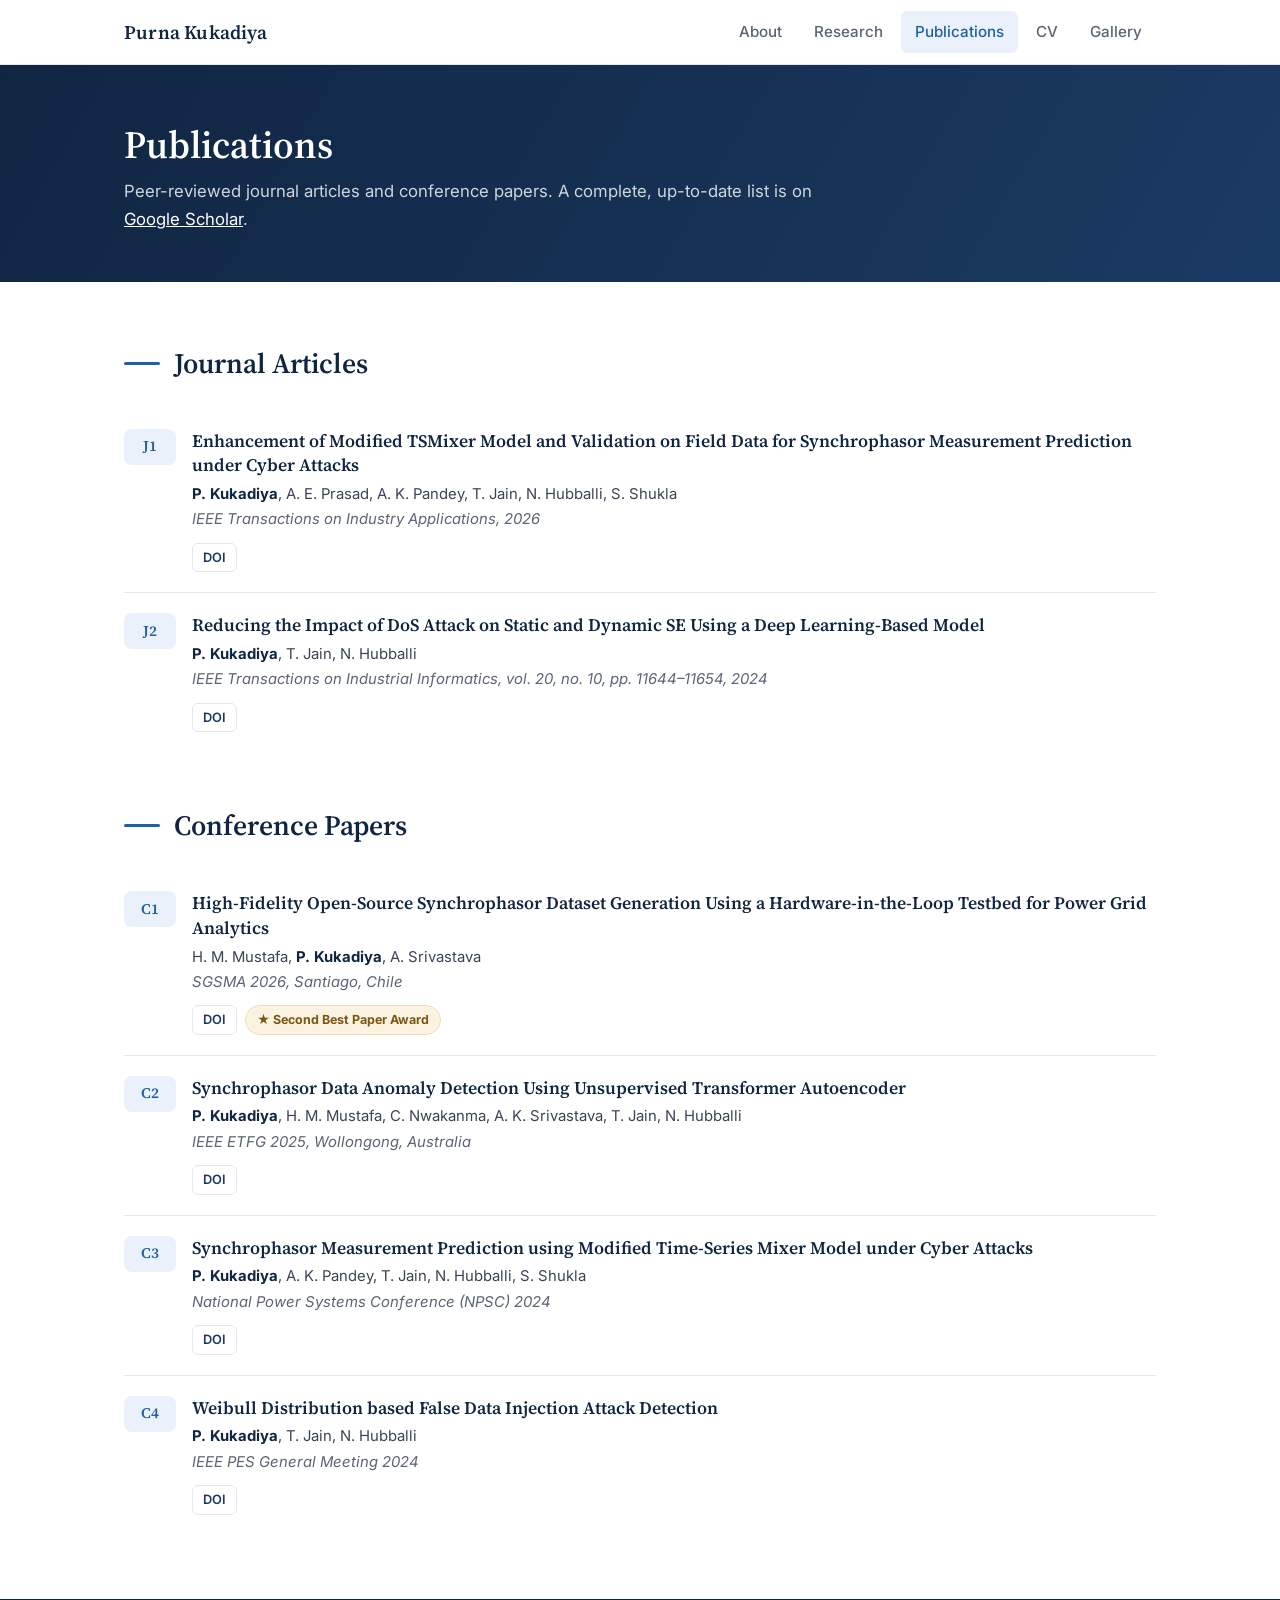
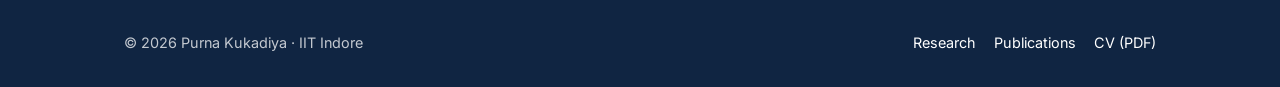
<file: publications.html>
<!DOCTYPE html>
<html lang="en">
<head>
  <meta charset="UTF-8">
  <meta name="viewport" content="width=device-width, initial-scale=1.0">
  <title>Publications | Purna Kukadiya</title>
  <meta name="description" content="Peer-reviewed journal articles and conference papers by Purna Kukadiya.">
  <link rel="preconnect" href="https://fonts.googleapis.com">
  <link rel="preconnect" href="https://fonts.gstatic.com" crossorigin>
  <link href="https://fonts.googleapis.com/css2?family=Inter:wght@400;500;600;700&family=Source+Serif+4:wght@400;600&display=swap" rel="stylesheet">
  <link rel="stylesheet" href="style.css">
</head>
<body>

<header class="site-header">
  <div class="container nav-bar">
    <a class="brand" href="index.html">Purna Kukadiya</a>
    <button class="nav-toggle" aria-label="Open menu" aria-expanded="false">&#9776;</button>
    <ul class="nav-links">
      <li><a href="index.html">About</a></li>
      <li><a href="research.html">Research</a></li>
      <li><a href="publications.html" class="active">Publications</a></li>
      <li><a href="cv.html">CV</a></li>
      <li><a href="gallery.html">Gallery</a></li>
    </ul>
  </div>
</header>

<main>

  <section class="page-header">
    <div class="container">
      <h1>Publications</h1>
      <p>Peer-reviewed journal articles and conference papers. A complete, up-to-date list is on
        <a href="https://scholar.google.com/citations?user=aNaVMEUAAAAJ" target="_blank" rel="noopener" style="color:#fff;text-decoration:underline">Google Scholar</a>.</p>
    </div>
  </section>

  <section class="section">
    <div class="container">

      <h2 class="section-title">Journal Articles</h2>
      <ol class="pub-list">
        <li class="pub">
          <div class="pub-id">J1</div>
          <div>
            <div class="pub-title">Enhancement of Modified TSMixer Model and Validation on Field Data for Synchrophasor Measurement Prediction under Cyber Attacks</div>
            <div class="pub-authors"><b>P. Kukadiya</b>, A. E. Prasad, A. K. Pandey, T. Jain, N. Hubballi, S. Shukla</div>
            <div class="pub-venue">IEEE Transactions on Industry Applications, 2026</div>
            <div class="pub-links"><a class="pub-link" href="https://doi.org/10.1109/TIA.2026.3689852" target="_blank" rel="noopener">DOI</a></div>
          </div>
        </li>
        <li class="pub">
          <div class="pub-id">J2</div>
          <div>
            <div class="pub-title">Reducing the Impact of DoS Attack on Static and Dynamic SE Using a Deep Learning-Based Model</div>
            <div class="pub-authors"><b>P. Kukadiya</b>, T. Jain, N. Hubballi</div>
            <div class="pub-venue">IEEE Transactions on Industrial Informatics, vol. 20, no. 10, pp. 11644&ndash;11654, 2024</div>
            <div class="pub-links"><a class="pub-link" href="https://doi.org/10.1109/TII.2024.3409457" target="_blank" rel="noopener">DOI</a></div>
          </div>
        </li>
      </ol>

      <h2 class="section-title" style="margin-top:56px">Conference Papers</h2>
      <ol class="pub-list">
        <li class="pub">
          <div class="pub-id">C1</div>
          <div>
            <div class="pub-title">High-Fidelity Open-Source Synchrophasor Dataset Generation Using a Hardware-in-the-Loop Testbed for Power Grid Analytics</div>
            <div class="pub-authors">H. M. Mustafa, <b>P. Kukadiya</b>, A. Srivastava</div>
            <div class="pub-venue">SGSMA 2026, Santiago, Chile</div>
            <div class="pub-links">
              <a class="pub-link" href="https://doi.org/10.1109/SGSMA65955.2026.11618859" target="_blank" rel="noopener">DOI</a>
              <span class="badge-award">&#9733; Second Best Paper Award</span>
            </div>
          </div>
        </li>
        <li class="pub">
          <div class="pub-id">C2</div>
          <div>
            <div class="pub-title">Synchrophasor Data Anomaly Detection Using Unsupervised Transformer Autoencoder</div>
            <div class="pub-authors"><b>P. Kukadiya</b>, H. M. Mustafa, C. Nwakanma, A. K. Srivastava, T. Jain, N. Hubballi</div>
            <div class="pub-venue">IEEE ETFG 2025, Wollongong, Australia</div>
            <div class="pub-links"><a class="pub-link" href="https://doi.org/10.1109/ETFG61999.2025.11402274" target="_blank" rel="noopener">DOI</a></div>
          </div>
        </li>
        <li class="pub">
          <div class="pub-id">C3</div>
          <div>
            <div class="pub-title">Synchrophasor Measurement Prediction using Modified Time-Series Mixer Model under Cyber Attacks</div>
            <div class="pub-authors"><b>P. Kukadiya</b>, A. K. Pandey, T. Jain, N. Hubballi, S. Shukla</div>
            <div class="pub-venue">National Power Systems Conference (NPSC) 2024</div>
            <div class="pub-links"><a class="pub-link" href="https://doi.org/10.1109/NPSC61626.2024.10987208" target="_blank" rel="noopener">DOI</a></div>
          </div>
        </li>
        <li class="pub">
          <div class="pub-id">C4</div>
          <div>
            <div class="pub-title">Weibull Distribution based False Data Injection Attack Detection</div>
            <div class="pub-authors"><b>P. Kukadiya</b>, T. Jain, N. Hubballi</div>
            <div class="pub-venue">IEEE PES General Meeting 2024</div>
            <div class="pub-links"><a class="pub-link" href="https://doi.org/10.1109/PESGM51994.2024.10688506" target="_blank" rel="noopener">DOI</a></div>
          </div>
        </li>
      </ol>

    </div>
  </section>

</main>

<footer class="site-footer">
  <div class="container footer-row">
    <span>&copy; <span id="year">2026</span> Purna Kukadiya &middot; IIT Indore</span>
    <div class="footer-links">
      <a href="research.html">Research</a>
      <a href="publications.html">Publications</a>
      <a href="Purna_Kukadiya_CV.pdf" target="_blank" rel="noopener">CV (PDF)</a>
    </div>
  </div>
</footer>

<script src="main.js"></script>
</body>
</html>
</file>
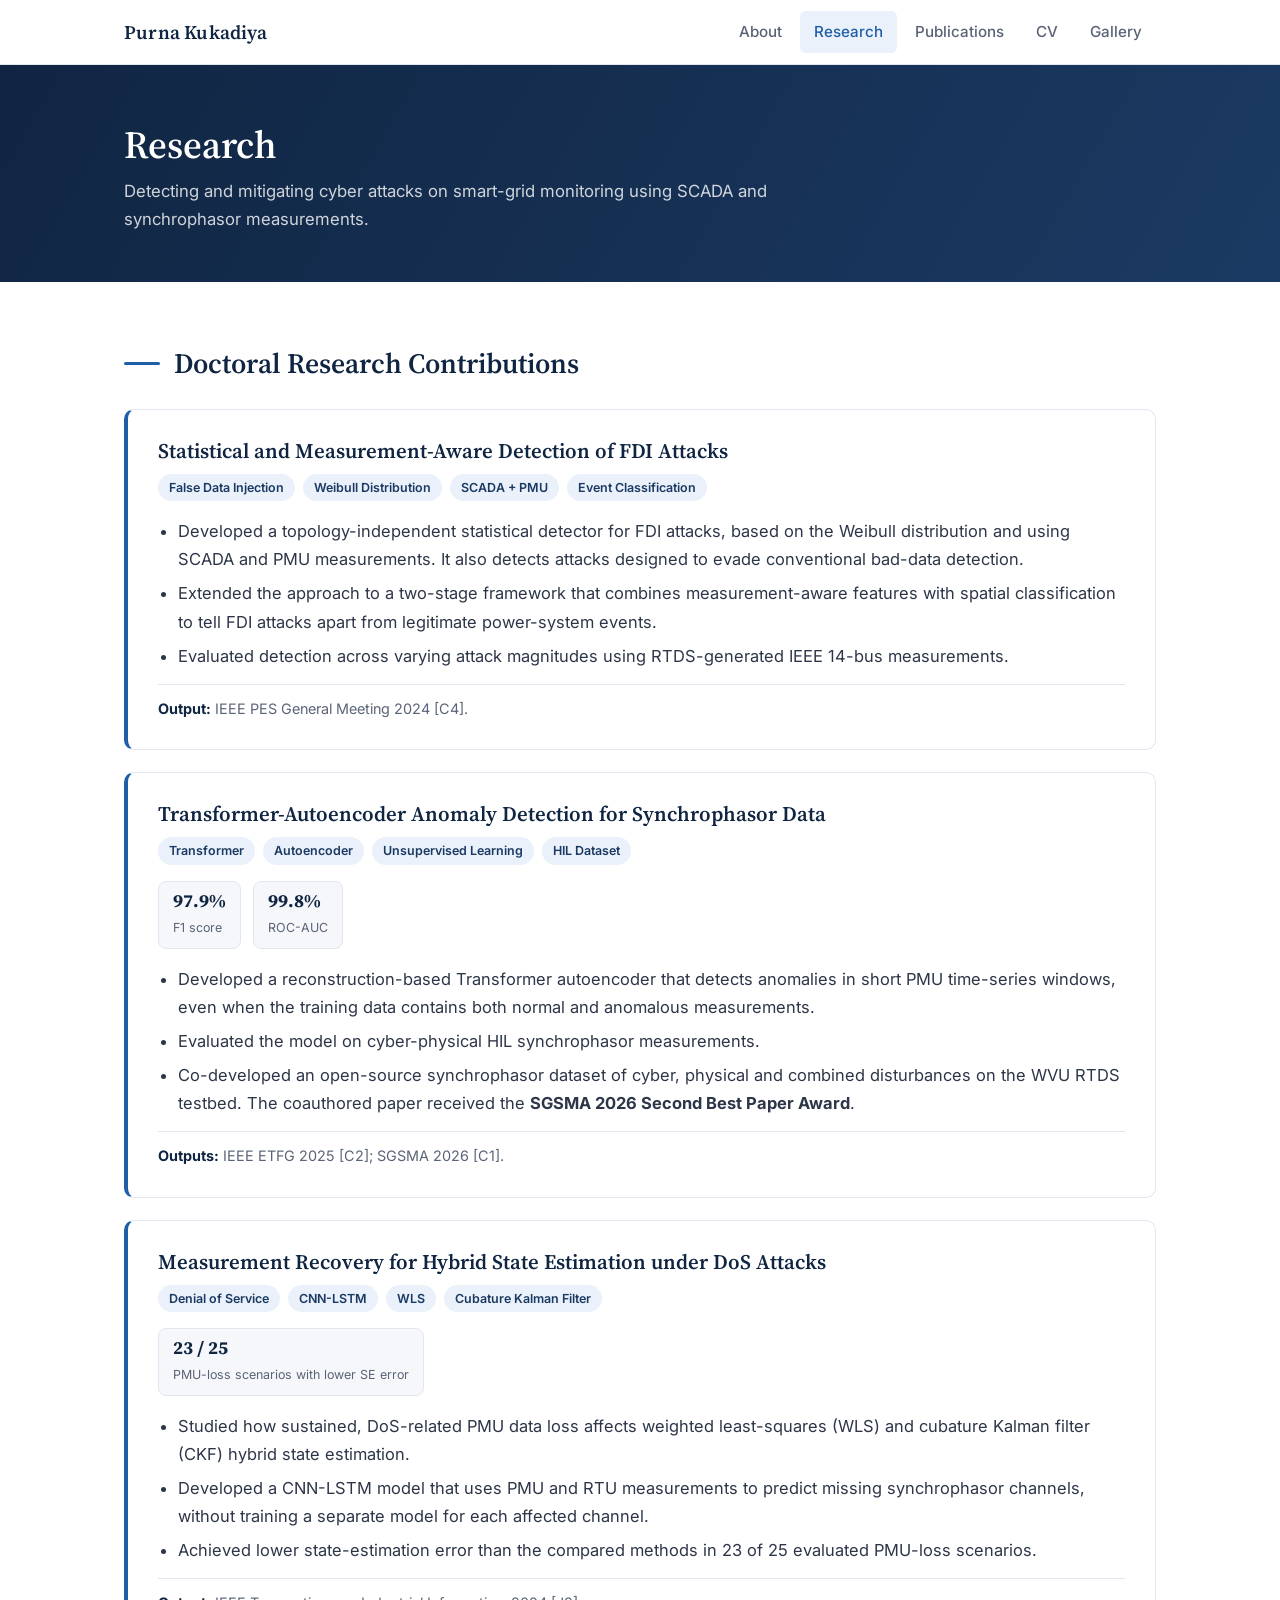
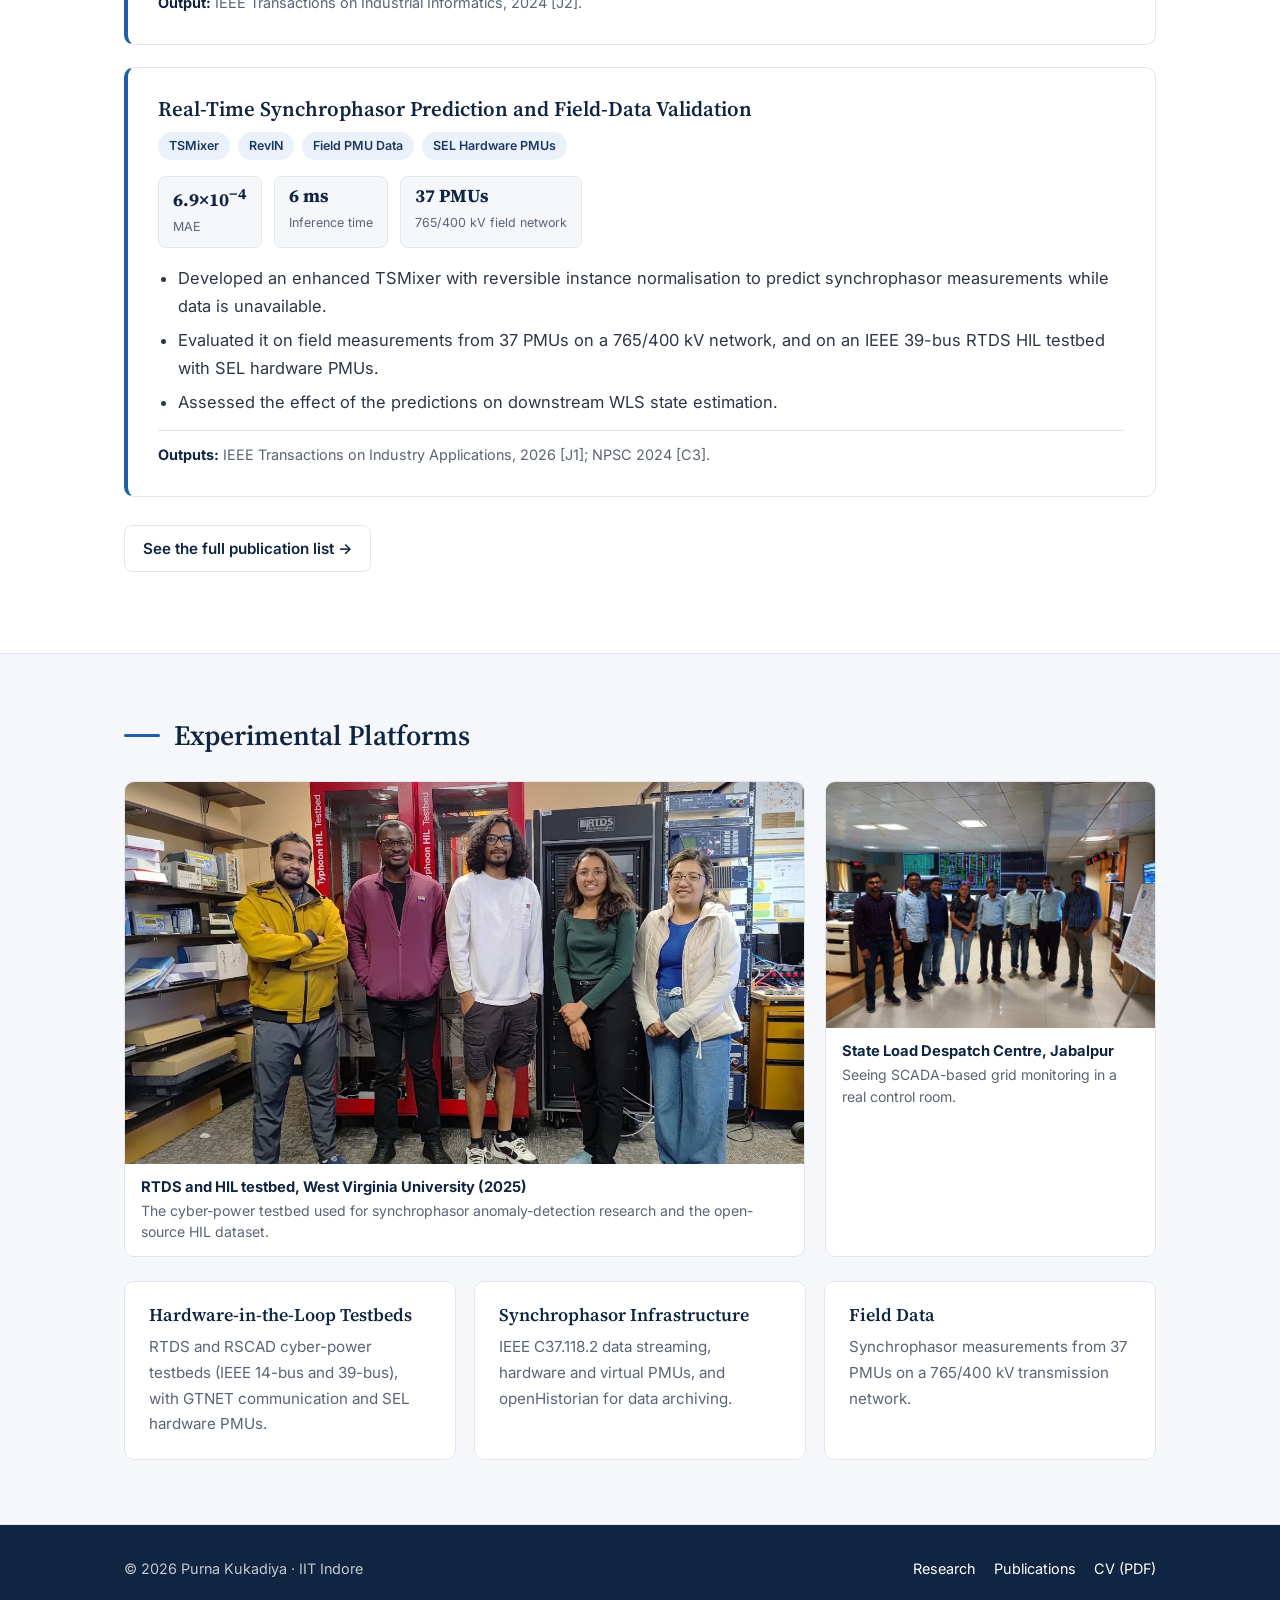
<file: research.html>
<!DOCTYPE html>
<html lang="en">
<head>
  <meta charset="UTF-8">
  <meta name="viewport" content="width=device-width, initial-scale=1.0">
  <title>Research | Purna Kukadiya</title>
  <meta name="description" content="Doctoral research of Purna Kukadiya on FDI attack detection, synchrophasor anomaly detection, measurement recovery under DoS attacks, and real-time synchrophasor prediction.">
  <link rel="preconnect" href="https://fonts.googleapis.com">
  <link rel="preconnect" href="https://fonts.gstatic.com" crossorigin>
  <link href="https://fonts.googleapis.com/css2?family=Inter:wght@400;500;600;700&family=Source+Serif+4:wght@400;600&display=swap" rel="stylesheet">
  <link rel="stylesheet" href="style.css">
</head>
<body>

<header class="site-header">
  <div class="container nav-bar">
    <a class="brand" href="index.html">Purna Kukadiya</a>
    <button class="nav-toggle" aria-label="Open menu" aria-expanded="false">&#9776;</button>
    <ul class="nav-links">
      <li><a href="index.html">About</a></li>
      <li><a href="research.html" class="active">Research</a></li>
      <li><a href="publications.html">Publications</a></li>
      <li><a href="cv.html">CV</a></li>
      <li><a href="gallery.html">Gallery</a></li>
    </ul>
  </div>
</header>

<main>

  <section class="page-header">
    <div class="container">
      <h1>Research</h1>
      <p>Detecting and mitigating cyber attacks on smart-grid monitoring using SCADA and synchrophasor measurements.</p>
    </div>
  </section>

  <section class="section">
    <div class="container">
      <h2 class="section-title">Doctoral Research Contributions</h2>

      <!-- 1 -->
      <article class="project">
        <h3>Statistical and Measurement-Aware Detection of FDI Attacks</h3>
        <div class="tags">
          <span class="tag">False Data Injection</span><span class="tag">Weibull Distribution</span>
          <span class="tag">SCADA + PMU</span><span class="tag">Event Classification</span>
        </div>
        <ul>
          <li>Developed a topology-independent statistical detector for FDI attacks, based on the Weibull distribution and using SCADA and PMU measurements. It also detects attacks designed to evade conventional bad-data detection.</li>
          <li>Extended the approach to a two-stage framework that combines measurement-aware features with spatial classification to tell FDI attacks apart from legitimate power-system events.</li>
          <li>Evaluated detection across varying attack magnitudes using RTDS-generated IEEE 14-bus measurements.</li>
        </ul>
        <div class="project-meta"><strong>Output:</strong> IEEE PES General Meeting 2024 [C4].</div>
      </article>

      <!-- 2 -->
      <article class="project">
        <h3>Transformer-Autoencoder Anomaly Detection for Synchrophasor Data</h3>
        <div class="tags">
          <span class="tag">Transformer</span><span class="tag">Autoencoder</span>
          <span class="tag">Unsupervised Learning</span><span class="tag">HIL Dataset</span>
        </div>
        <div class="metric-row">
          <div class="metric"><b>97.9%</b><span>F1 score</span></div>
          <div class="metric"><b>99.8%</b><span>ROC-AUC</span></div>
        </div>
        <ul>
          <li>Developed a reconstruction-based Transformer autoencoder that detects anomalies in short PMU time-series windows, even when the training data contains both normal and anomalous measurements.</li>
          <li>Evaluated the model on cyber-physical HIL synchrophasor measurements.</li>
          <li>Co-developed an open-source synchrophasor dataset of cyber, physical and combined disturbances on the WVU RTDS testbed. The coauthored paper received the <strong>SGSMA 2026 Second Best Paper Award</strong>.</li>
        </ul>
        <div class="project-meta"><strong>Outputs:</strong> IEEE ETFG 2025 [C2]; SGSMA 2026 [C1].</div>
      </article>

      <!-- 3 -->
      <article class="project">
        <h3>Measurement Recovery for Hybrid State Estimation under DoS Attacks</h3>
        <div class="tags">
          <span class="tag">Denial of Service</span><span class="tag">CNN-LSTM</span>
          <span class="tag">WLS</span><span class="tag">Cubature Kalman Filter</span>
        </div>
        <div class="metric-row">
          <div class="metric"><b>23 / 25</b><span>PMU-loss scenarios with lower SE error</span></div>
        </div>
        <ul>
          <li>Studied how sustained, DoS-related PMU data loss affects weighted least-squares (WLS) and cubature Kalman filter (CKF) hybrid state estimation.</li>
          <li>Developed a CNN-LSTM model that uses PMU and RTU measurements to predict missing synchrophasor channels, without training a separate model for each affected channel.</li>
          <li>Achieved lower state-estimation error than the compared methods in 23 of 25 evaluated PMU-loss scenarios.</li>
        </ul>
        <div class="project-meta"><strong>Output:</strong> IEEE Transactions on Industrial Informatics, 2024 [J2].</div>
      </article>

      <!-- 4 -->
      <article class="project">
        <h3>Real-Time Synchrophasor Prediction and Field-Data Validation</h3>
        <div class="tags">
          <span class="tag">TSMixer</span><span class="tag">RevIN</span>
          <span class="tag">Field PMU Data</span><span class="tag">SEL Hardware PMUs</span>
        </div>
        <div class="metric-row">
          <div class="metric"><b>6.9&times;10<sup>&minus;4</sup></b><span>MAE</span></div>
          <div class="metric"><b>6 ms</b><span>Inference time</span></div>
          <div class="metric"><b>37 PMUs</b><span>765/400 kV field network</span></div>
        </div>
        <ul>
          <li>Developed an enhanced TSMixer with reversible instance normalisation to predict synchrophasor measurements while data is unavailable.</li>
          <li>Evaluated it on field measurements from 37 PMUs on a 765/400&nbsp;kV network, and on an IEEE 39-bus RTDS HIL testbed with SEL hardware PMUs.</li>
          <li>Assessed the effect of the predictions on downstream WLS state estimation.</li>
        </ul>
        <div class="project-meta"><strong>Outputs:</strong> IEEE Transactions on Industry Applications, 2026 [J1]; NPSC 2024 [C3].</div>
      </article>

      <p style="margin-top:28px"><a class="btn" href="publications.html">See the full publication list &rarr;</a></p>
    </div>
  </section>

  <section class="section section-alt">
    <div class="container">
      <h2 class="section-title">Experimental Platforms</h2>
      <div class="gallery" style="margin-bottom:24px">
        <figure class="g-item g-wide">
          <a href="wvu-hil-setup.jpg"><img src="wvu-hil-setup.jpg" alt="Research team in front of RTDS and Typhoon HIL testbeds at West Virginia University" loading="lazy"></a>
          <figcaption><strong>RTDS and HIL testbed, West Virginia University (2025)</strong>The cyber-power testbed used for synchrophasor anomaly-detection research and the open-source HIL dataset.</figcaption>
        </figure>
        <figure class="g-item">
          <a href="sldc-jabalpur.jpg"><img src="sldc-jabalpur.jpg" alt="Grid control room at the State Load Despatch Centre, Jabalpur" loading="lazy"></a>
          <figcaption><strong>State Load Despatch Centre, Jabalpur</strong>Seeing SCADA-based grid monitoring in a real control room.</figcaption>
        </figure>
      </div>
      <div class="card-grid">
        <div class="card">
          <h3>Hardware-in-the-Loop Testbeds</h3>
          <p>RTDS and RSCAD cyber-power testbeds (IEEE 14-bus and 39-bus), with GTNET communication and SEL hardware PMUs.</p>
        </div>
        <div class="card">
          <h3>Synchrophasor Infrastructure</h3>
          <p>IEEE C37.118.2 data streaming, hardware and virtual PMUs, and openHistorian for data archiving.</p>
        </div>
        <div class="card">
          <h3>Field Data</h3>
          <p>Synchrophasor measurements from 37 PMUs on a 765/400&nbsp;kV transmission network.</p>
        </div>
      </div>
    </div>
  </section>

</main>

<footer class="site-footer">
  <div class="container footer-row">
    <span>&copy; <span id="year">2026</span> Purna Kukadiya &middot; IIT Indore</span>
    <div class="footer-links">
      <a href="research.html">Research</a>
      <a href="publications.html">Publications</a>
      <a href="Purna_Kukadiya_CV.pdf" target="_blank" rel="noopener">CV (PDF)</a>
    </div>
  </div>
</footer>

<script src="main.js"></script>
</body>
</html>
</file>
<file: style.css>
/* ==========================================================
   Purna Kukadiya — Academic Website
   ========================================================== */

:root {
  --navy: #102542;
  --navy-2: #1b3a63;
  --accent: #1f5fa8;
  --accent-soft: #eaf1fa;
  --gold: #b8862b;
  --text: #1c2433;
  --muted: #5a6476;
  --border: #e2e7ef;
  --bg: #ffffff;
  --bg-alt: #f5f7fb;
  --radius: 10px;
  --shadow: 0 1px 2px rgba(16, 37, 66, .06), 0 4px 16px rgba(16, 37, 66, .06);
  --serif: "Source Serif 4", Georgia, "Times New Roman", serif;
  --sans: "Inter", -apple-system, "Segoe UI", Roboto, Helvetica, Arial, sans-serif;
  --max: 1080px;
}

*, *::before, *::after { box-sizing: border-box; }

html { scroll-behavior: smooth; }

body {
  margin: 0;
  font-family: var(--sans);
  font-size: 16.5px;
  line-height: 1.7;
  color: var(--text);
  background: var(--bg);
  -webkit-font-smoothing: antialiased;
}

img { max-width: 100%; display: block; }

a { color: var(--accent); text-decoration: none; }
a:hover { text-decoration: underline; }

h1, h2, h3, h4 {
  font-family: var(--serif);
  color: var(--navy);
  line-height: 1.25;
  margin: 0 0 .5em;
  font-weight: 600;
}

p { margin: 0 0 1em; }

.container { max-width: var(--max); margin: 0 auto; padding: 0 24px; }

/* ---------- Header / navigation ---------- */

.site-header {
  position: sticky;
  top: 0;
  z-index: 50;
  background: rgba(255, 255, 255, .95);
  backdrop-filter: saturate(180%) blur(8px);
  border-bottom: 1px solid var(--border);
}

.nav-bar {
  display: flex;
  align-items: center;
  justify-content: space-between;
  height: 64px;
}

.brand {
  font-family: var(--serif);
  font-size: 1.2rem;
  font-weight: 600;
  color: var(--navy);
  letter-spacing: .01em;
}
.brand:hover { text-decoration: none; }

.nav-links { display: flex; gap: 4px; list-style: none; margin: 0; padding: 0; }

.nav-links a {
  display: block;
  padding: 8px 14px;
  border-radius: 6px;
  font-size: .95rem;
  font-weight: 500;
  color: var(--muted);
}
.nav-links a:hover { color: var(--navy); background: var(--bg-alt); text-decoration: none; }
.nav-links a.active { color: var(--accent); background: var(--accent-soft); }

.nav-toggle {
  display: none;
  background: none;
  border: 1px solid var(--border);
  border-radius: 6px;
  padding: 6px 10px;
  cursor: pointer;
  color: var(--navy);
  font-size: 1.1rem;
  line-height: 1;
}

@media (max-width: 760px) {
  .nav-toggle { display: block; }
  .nav-links {
    display: none;
    position: absolute;
    top: 64px; left: 0; right: 0;
    flex-direction: column;
    background: #fff;
    border-bottom: 1px solid var(--border);
    padding: 8px 16px 16px;
  }
  .nav-links.open { display: flex; }
}

/* ---------- Hero (home page) ---------- */

.hero {
  background:
    radial-gradient(1200px 400px at 85% -10%, rgba(31, 95, 168, .10), transparent 60%),
    linear-gradient(180deg, var(--bg-alt), #fff);
  border-bottom: 1px solid var(--border);
  padding: 72px 0 64px;
}

.hero-grid {
  display: grid;
  grid-template-columns: 220px 1fr;
  gap: 48px;
  align-items: center;
}

.avatar {
  position: relative;
  width: 220px;
  height: 220px;
  border-radius: 50%;
  background: linear-gradient(135deg, var(--navy), var(--accent));
  color: #fff;
  display: grid;
  place-items: center;
  font-family: var(--serif);
  font-size: 4rem;
  letter-spacing: .04em;
  box-shadow: var(--shadow);
  overflow: hidden;
  border: 5px solid #fff;
}
.avatar img {
  position: absolute; inset: 0;
  width: 100%; height: 100%;
  object-fit: cover;
  object-position: center 30%;
}

.eyebrow {
  font-size: .82rem;
  font-weight: 600;
  letter-spacing: .12em;
  text-transform: uppercase;
  color: var(--accent);
  margin-bottom: 10px;
}

.hero h1 { font-size: 3rem; margin-bottom: .25em; }

.hero .lead { font-size: 1.12rem; color: #39445a; max-width: 680px; }

.tagline {
  font-family: var(--serif);
  font-size: 1.2rem;
  font-style: italic;
  color: var(--navy-2);
  margin: 0 0 20px;
}

.hero-block { margin-bottom: 16px; }
.hero-label {
  font-size: .76rem;
  font-weight: 700;
  letter-spacing: .1em;
  text-transform: uppercase;
  color: var(--muted);
  margin-bottom: 8px;
}
.chip-accent {
  background: var(--accent-soft);
  border-color: #cfdef2;
  color: var(--navy-2);
  font-weight: 500;
}
.hero .chip { background: #fff; }
.hero .chip-accent { background: var(--accent-soft); border-color: #cfdef2; }
.hero .status { margin-top: 8px; }

@media (max-width: 760px) {
  .hero .chips { justify-content: center; }
}

.status {
  display: inline-flex;
  align-items: center;
  gap: 8px;
  font-size: .9rem;
  color: var(--navy-2);
  background: #fff;
  border: 1px solid var(--border);
  border-radius: 999px;
  padding: 5px 14px;
  margin: 4px 0 22px;
}
.status::before {
  content: "";
  width: 8px; height: 8px;
  border-radius: 50%;
  background: #2e9e5b;
}

.btn-row { display: flex; flex-wrap: wrap; gap: 10px; }

.btn {
  display: inline-flex;
  align-items: center;
  gap: 8px;
  padding: 10px 18px;
  border-radius: 8px;
  font-size: .95rem;
  font-weight: 600;
  border: 1px solid var(--border);
  background: #fff;
  color: var(--navy);
  transition: all .15s ease;
}
.btn:hover { text-decoration: none; border-color: var(--accent); color: var(--accent); }
.btn-primary { background: var(--navy); border-color: var(--navy); color: #fff; }
.btn-primary:hover { background: var(--accent); border-color: var(--accent); color: #fff; }
.btn svg { width: 17px; height: 17px; flex-shrink: 0; }

@media (max-width: 760px) {
  .hero { padding: 48px 0; }
  .hero-grid { grid-template-columns: 1fr; gap: 28px; text-align: center; }
  .avatar { width: 160px; height: 160px; font-size: 3rem; margin: 0 auto; }
  .hero h1 { font-size: 2.2rem; }
  .hero .lead { margin-left: auto; margin-right: auto; }
  .btn-row { justify-content: center; }
}

/* ---------- Page header (inner pages) ---------- */

.page-header {
  background: linear-gradient(120deg, var(--navy), var(--navy-2));
  color: #fff;
  padding: 56px 0 48px;
}
.page-header h1 { color: #fff; font-size: 2.4rem; margin-bottom: .2em; }
.page-header p { color: rgba(255, 255, 255, .8); max-width: 720px; margin: 0; font-size: 1.05rem; }

/* ---------- Sections ---------- */

.section { padding: 64px 0; }
.section-alt { background: var(--bg-alt); border-top: 1px solid var(--border); border-bottom: 1px solid var(--border); }

.section-title {
  font-size: 1.75rem;
  display: flex;
  align-items: center;
  gap: 14px;
  margin-bottom: 28px;
}
.section-title::before {
  content: "";
  width: 36px;
  height: 3px;
  background: var(--accent);
  border-radius: 2px;
}

.subhead {
  font-family: var(--sans);
  font-size: .85rem;
  font-weight: 700;
  letter-spacing: .1em;
  text-transform: uppercase;
  color: var(--muted);
  margin: 36px 0 16px;
}
.subhead:first-of-type { margin-top: 0; }

.prose { max-width: 780px; }
.prose p { color: #2d3648; }

/* Justified paragraphs on the home page */
.hero .lead,
.prose p {
  text-align: justify;
  text-justify: inter-word;
  hyphens: auto;
  -webkit-hyphens: auto;
}

/* ---------- Stats ---------- */

.stats {
  display: grid;
  grid-template-columns: repeat(4, 1fr);
  gap: 16px;
  margin-top: 8px;
}
.stat {
  background: #fff;
  border: 1px solid var(--border);
  border-radius: var(--radius);
  padding: 20px;
}
.stat-num { font-family: var(--serif); font-size: 2rem; font-weight: 600; color: var(--navy); line-height: 1.1; }
.stat-label { font-size: .9rem; color: var(--muted); margin-top: 6px; line-height: 1.45; }

@media (max-width: 860px) { .stats { grid-template-columns: repeat(2, 1fr); } }

/* ---------- Cards ---------- */

.card-grid { display: grid; grid-template-columns: repeat(auto-fill, minmax(300px, 1fr)); gap: 18px; }

.card {
  background: #fff;
  border: 1px solid var(--border);
  border-radius: var(--radius);
  padding: 22px 24px;
  transition: box-shadow .2s ease, border-color .2s ease;
}
.card:hover { box-shadow: var(--shadow); border-color: #cfd8e6; }
.card h3 { font-size: 1.12rem; margin-bottom: .4em; }
.card p { font-size: .95rem; color: var(--muted); margin: 0; }

.card-num {
  font-family: var(--serif);
  color: var(--accent);
  font-weight: 600;
  font-size: .95rem;
  margin-bottom: 6px;
}

/* ---------- Two-column layout ---------- */

.split { display: grid; grid-template-columns: 1.4fr 1fr; gap: 48px; }
@media (max-width: 860px) { .split { grid-template-columns: 1fr; gap: 32px; } }

/* ---------- News list ---------- */

.news { list-style: none; margin: 0; padding: 0; }
.news li {
  display: grid;
  grid-template-columns: 92px 1fr;
  gap: 16px;
  padding: 12px 0;
  border-bottom: 1px dashed var(--border);
  font-size: .95rem;
}
.news li:last-child { border-bottom: none; }
.news .date { font-weight: 600; color: var(--accent); font-size: .88rem; padding-top: 1px; }

/* ---------- Contact ---------- */

.contact-list { list-style: none; padding: 0; margin: 0; }
.contact-list li { display: flex; gap: 14px; padding: 10px 0; align-items: flex-start; }
.contact-list svg { width: 20px; height: 20px; color: var(--accent); flex-shrink: 0; margin-top: 4px; }
.contact-list .label { font-size: .8rem; text-transform: uppercase; letter-spacing: .08em; color: var(--muted); font-weight: 600; }

/* ---------- Research contributions ---------- */

.project {
  background: #fff;
  border: 1px solid var(--border);
  border-left: 4px solid var(--accent);
  border-radius: var(--radius);
  padding: 28px 30px;
  margin-bottom: 22px;
}
.project h3 { font-size: 1.3rem; }
.project ul { margin: 0 0 14px; padding-left: 20px; }
.project li { margin-bottom: 6px; color: #2d3648; }

.tags { display: flex; flex-wrap: wrap; gap: 8px; margin: 4px 0 16px; }
.tag {
  font-size: .78rem;
  font-weight: 600;
  color: var(--navy-2);
  background: var(--accent-soft);
  border-radius: 999px;
  padding: 3px 11px;
}

.project-meta {
  font-size: .9rem;
  color: var(--muted);
  border-top: 1px solid var(--border);
  padding-top: 12px;
}
.project-meta strong { color: var(--navy); }

.metric-row { display: flex; flex-wrap: wrap; gap: 12px; margin: 4px 0 16px; }
.metric {
  border: 1px solid var(--border);
  border-radius: 8px;
  padding: 8px 14px;
  background: var(--bg-alt);
}
.metric b { font-family: var(--serif); font-size: 1.15rem; color: var(--navy); display: block; line-height: 1.2; }
.metric span { font-size: .78rem; color: var(--muted); }

/* ---------- Publications ---------- */

.pub-list { list-style: none; padding: 0; margin: 0; }
.pub {
  display: grid;
  grid-template-columns: 52px 1fr;
  gap: 16px;
  padding: 20px 0;
  border-bottom: 1px solid var(--border);
}
.pub:last-child { border-bottom: none; }
.pub-id {
  font-family: var(--serif);
  font-weight: 600;
  color: var(--accent);
  background: var(--accent-soft);
  border-radius: 8px;
  height: 36px;
  display: grid;
  place-items: center;
  font-size: .92rem;
}
.pub-title { font-family: var(--serif); font-size: 1.1rem; font-weight: 600; color: var(--navy); line-height: 1.4; margin-bottom: 4px; }
.pub-authors { font-size: .93rem; color: #3a4457; }
.pub-authors b { color: var(--navy); }
.pub-venue { font-size: .93rem; color: var(--muted); font-style: italic; }
.pub-links { display: flex; flex-wrap: wrap; gap: 8px; margin-top: 10px; align-items: center; }
.pub-link {
  font-size: .8rem;
  font-weight: 600;
  border: 1px solid var(--border);
  border-radius: 6px;
  padding: 3px 10px;
  color: var(--navy-2);
}
.pub-link:hover { border-color: var(--accent); color: var(--accent); text-decoration: none; }

.badge-award {
  font-size: .78rem;
  font-weight: 700;
  color: #7a5713;
  background: #fbf3e2;
  border: 1px solid #efdcb2;
  border-radius: 999px;
  padding: 3px 11px;
}

/* ---------- Timeline (CV) ---------- */

.timeline { list-style: none; padding: 0; margin: 0; }
.timeline > li {
  display: grid;
  grid-template-columns: 150px 1fr;
  gap: 24px;
  padding: 18px 0;
  border-bottom: 1px solid var(--border);
}
.timeline > li:last-child { border-bottom: none; }
.timeline .when { font-weight: 600; color: var(--accent); font-size: .92rem; padding-top: 2px; }
.timeline h3 { font-size: 1.12rem; margin-bottom: 2px; }
.timeline .where { color: var(--muted); font-style: italic; font-size: .95rem; }
.timeline p, .timeline ul { font-size: .95rem; color: #2d3648; margin: 6px 0 0; }
.timeline ul { padding-left: 20px; list-style: disc; }
.timeline ul li { margin-bottom: 6px; }

@media (max-width: 640px) {
  .timeline > li, .news li, .pub { grid-template-columns: 1fr; gap: 4px; }
  .pub-id { width: 52px; }
}

.skill-grid { display: grid; grid-template-columns: repeat(auto-fill, minmax(300px, 1fr)); gap: 18px; }
.skill-card h3 { font-size: 1.05rem; }
.chips { display: flex; flex-wrap: wrap; gap: 7px; }
.chip {
  font-size: .84rem;
  background: var(--bg-alt);
  border: 1px solid var(--border);
  border-radius: 6px;
  padding: 3px 10px;
  color: #2d3648;
}

.cta-box {
  display: flex;
  align-items: center;
  justify-content: space-between;
  gap: 24px;
  flex-wrap: wrap;
  background: var(--accent-soft);
  border: 1px solid #cfdef2;
  border-radius: var(--radius);
  padding: 22px 26px;
}
.cta-box p { margin: 0; color: var(--navy-2); }

/* ---------- Gallery ---------- */

.gallery {
  display: grid;
  grid-template-columns: repeat(3, 1fr);
  gap: 20px;
  margin-bottom: 12px;
}
.g-item {
  margin: 0;
  background: #fff;
  border: 1px solid var(--border);
  border-radius: var(--radius);
  overflow: hidden;
  transition: box-shadow .2s ease, transform .2s ease;
}
.g-item:hover { box-shadow: var(--shadow); transform: translateY(-2px); }
.g-item a { display: block; overflow: hidden; }
.g-item img {
  width: 100%;
  aspect-ratio: 4 / 3;
  object-fit: cover;
  transition: transform .35s ease;
}
.g-item img.pos-top { object-position: center 20%; }
.g-item:hover img { transform: scale(1.03); }
.g-wide { grid-column: span 2; }
.g-wide img { aspect-ratio: 16 / 9; }
.g-full { grid-column: 1 / -1; }
.g-full img { aspect-ratio: 21 / 9; }
@media (max-width: 560px) { .g-full img { aspect-ratio: 4 / 3; } }
.g-item figcaption {
  padding: 12px 16px 14px;
  font-size: .88rem;
  color: var(--muted);
  line-height: 1.5;
}
.g-item figcaption strong {
  display: block;
  color: var(--navy);
  font-size: .92rem;
  margin-bottom: 2px;
}

@media (max-width: 860px) {
  .gallery { grid-template-columns: repeat(2, 1fr); }
}
@media (max-width: 560px) {
  .gallery { grid-template-columns: 1fr; }
  .g-wide { grid-column: span 1; }
}

/* Lightbox */
.lightbox {
  position: fixed;
  inset: 0;
  z-index: 100;
  background: rgba(8, 18, 34, .92);
  display: none;
  align-items: center;
  justify-content: center;
  flex-direction: column;
  padding: 24px;
}
.lightbox.open { display: flex; }
.lightbox img {
  max-width: 100%;
  max-height: 82vh;
  border-radius: 6px;
  box-shadow: 0 10px 40px rgba(0, 0, 0, .4);
}
.lightbox p { color: rgba(255, 255, 255, .85); margin: 14px 0 0; text-align: center; max-width: 800px; font-size: .95rem; }
.lightbox-close {
  position: absolute;
  top: 16px; right: 20px;
  background: none;
  border: none;
  color: #fff;
  font-size: 2.2rem;
  line-height: 1;
  cursor: pointer;
}

/* ---------- Footer ---------- */

.site-footer {
  background: var(--navy);
  color: rgba(255, 255, 255, .75);
  padding: 32px 0;
  font-size: .9rem;
}
.footer-row { display: flex; justify-content: space-between; flex-wrap: wrap; gap: 12px; }
.site-footer a { color: #fff; }
.footer-links { display: flex; gap: 18px; flex-wrap: wrap; }
</file>
